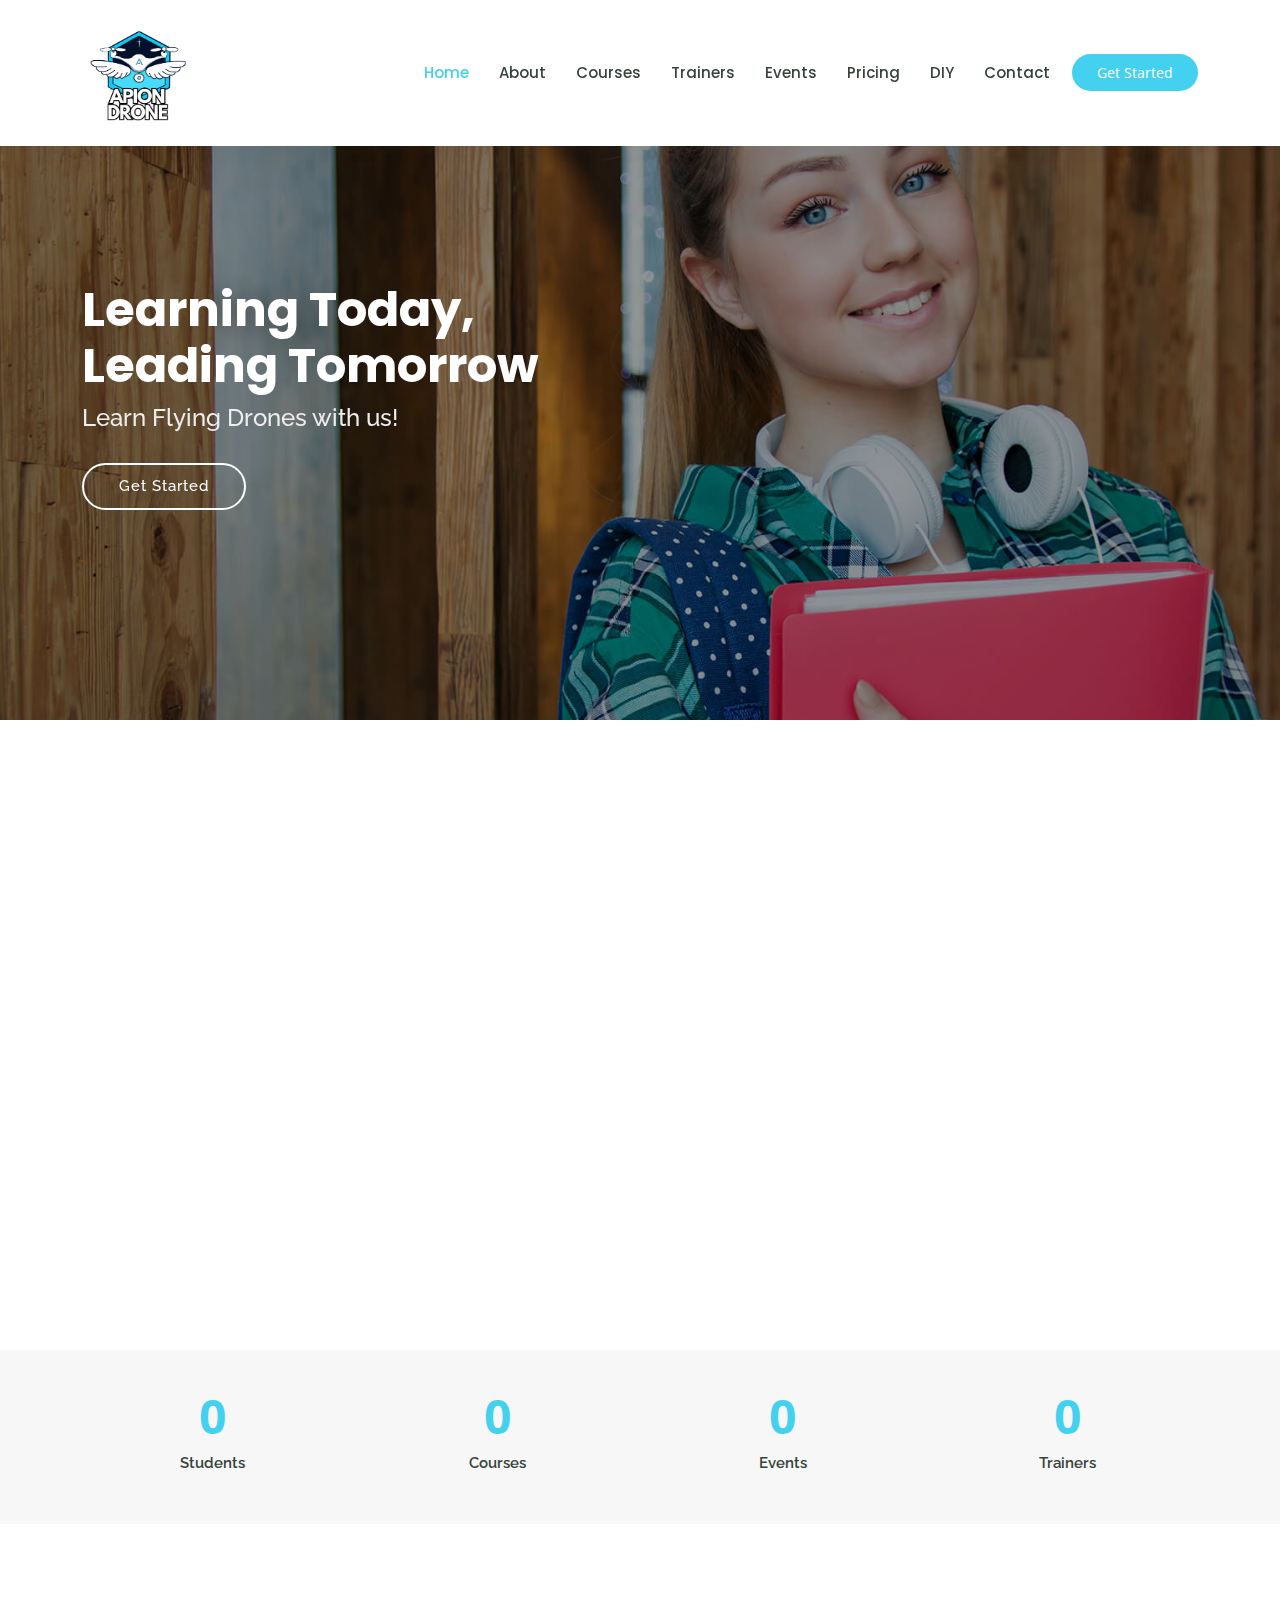
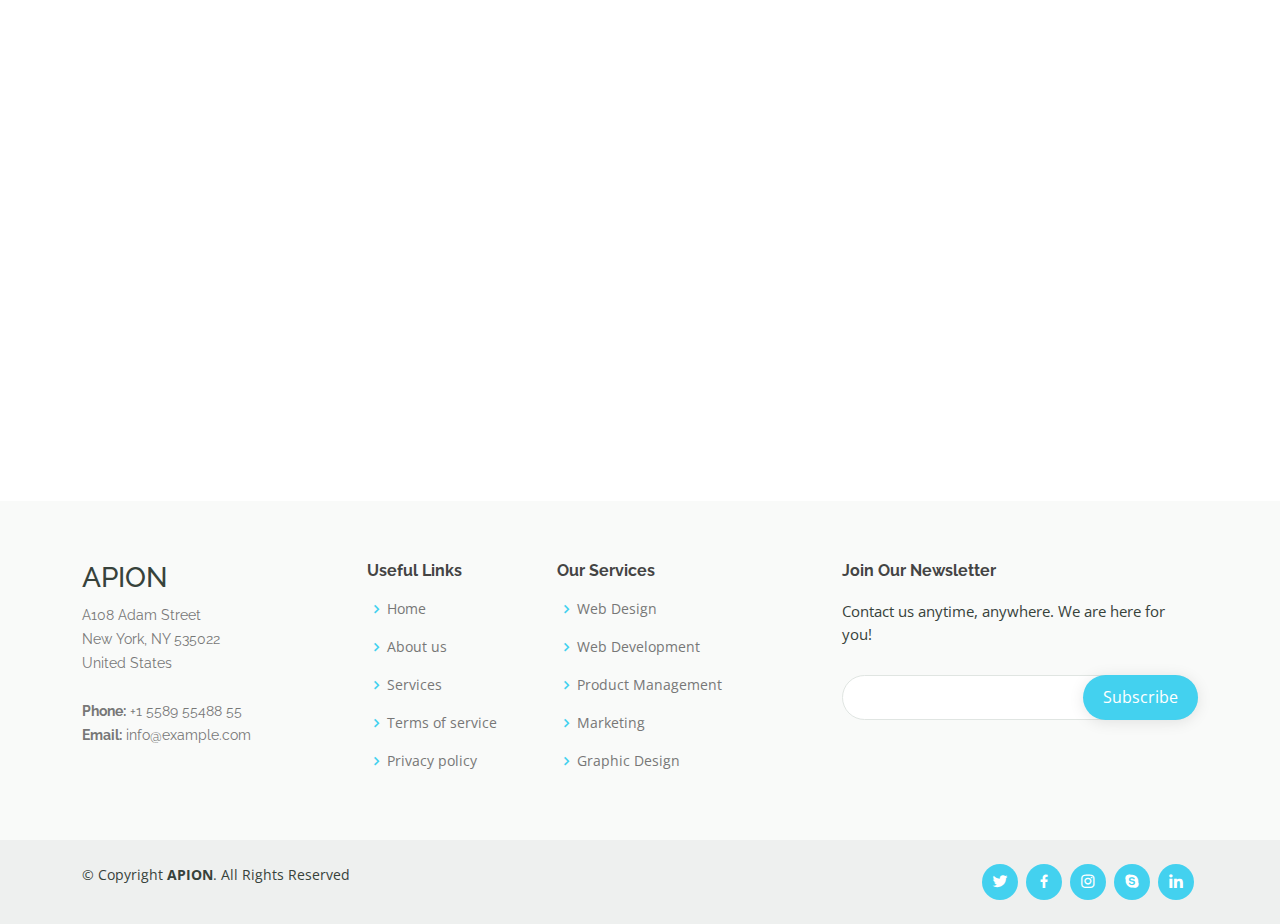
<file: index.html>
<!DOCTYPE html>
<html lang="en">

<head>
  <meta charset="utf-8">
  <meta content="width=device-width, initial-scale=1.0" name="viewport">

  <title>Mentor Bootstrap Template - Index</title>
  <meta content="" name="description">
  <meta content="" name="keywords">

  <!-- Favicons -->
  <link href="assets/img/favicon.png" rel="icon">
  <link href="assets/img/apple-touch-icon.png" rel="apple-touch-icon">

  <!-- Google Fonts -->
  <link href="https://fonts.googleapis.com/css?family=Open+Sans:300,300i,400,400i,600,600i,700,700i|Raleway:300,300i,400,400i,500,500i,600,600i,700,700i|Poppins:300,300i,400,400i,500,500i,600,600i,700,700i" rel="stylesheet">

  <!-- Vendor CSS Files -->
  <link href="assets/vendor/animate.css/animate.min.css" rel="stylesheet">
  <link href="assets/vendor/aos/aos.css" rel="stylesheet">
  <link href="assets/vendor/bootstrap/css/bootstrap.min.css" rel="stylesheet">
  <link href="assets/vendor/bootstrap-icons/bootstrap-icons.css" rel="stylesheet">
  <link href="assets/vendor/boxicons/css/boxicons.min.css" rel="stylesheet">
  <link href="assets/vendor/remixicon/remixicon.css" rel="stylesheet">
  <link href="assets/vendor/swiper/swiper-bundle.min.css" rel="stylesheet">

  <!-- Template Main CSS File -->
  <link href="assets/css/style.css" rel="stylesheet">

  <!-- =======================================================
  * Template Name: Mentor - v4.7.0
  * Template URL: https://bootstrapmade.com/mentor-free-education-bootstrap-theme/
  * Author: BootstrapMade.com
  * License: https://bootstrapmade.com/license/
  ======================================================== -->
</head>

<body>

  <!-- ======= Header ======= -->
  <header id="header" class="fixed-top">
    <div class="container d-flex align-items-center">

     <!-- <h1 class="logo me-auto"><a href="index.html">Mentor</a></h1>-->
      <img class="logo me-auto" style="width: 7rem;" src="./assets/img/drn.png" alt="drone">
      <!-- Uncomment below if you prefer to use an image logo -->
      <!-- <a href="index.html" class="logo me-auto"><img src="assets/img/logo.png" alt="" class="img-fluid"></a>-->

      <nav id="navbar" class="navbar order-last order-lg-0">
        <ul>
          <li><a class="active"href="index.html">Home</a></li>
          <li><a  href="about.html">About</a></li>
          <li><a href="courses.html">Courses</a></li>
          <li><a href="trainers.html">Trainers</a></li>
          <li><a href="events.html">Events</a></li>
          <li><a href="pricing.html">Pricing</a></li>
          <li><a href="diy.html">DIY</a></li>
          <li><a href="contact.html">Contact</a></li>
        </ul>
        <i class="bi bi-list mobile-nav-toggle"></i>
      </nav><!-- .navbar -->

      <a href="courses.html" class="get-started-btn">Get Started</a>

    </div>
  </header><!-- End Header -->

  <!-- ======= Hero Section ======= -->
  <section id="hero" class="d-flex justify-content-center align-items-center">
    <div class="container position-relative" data-aos="zoom-in" data-aos-delay="100">
      <h1>Learning Today,<br>Leading Tomorrow</h1>
      <h2>Learn Flying Drones with us!</h2>
      <a href="courses.html" class="btn-get-started">Get Started</a>
    </div>
  </section><!-- End Hero -->

  <main id="main">

    <!-- ======= About Section ======= -->
    <section id="about" class="about">
      <div class="container" data-aos="fade-up">

        <div class="row">
          <div class="col-lg-6 order-1 order-lg-2" data-aos="fade-left" data-aos-delay="100">
            <img src="assets/img/about.jpg" class="img-fluid" alt="">
          </div>
          <div class="col-lg-6 pt-4 pt-lg-0 order-2 order-lg-1 content">
            <h3>If you're considering your next career move or planning to advance, drone technology is the way to do it. </h3>
           <br>
            <p class="fst-italic">
              Drone technology can seem daunting to learn. However, with the right prerequisite skills, you can master this technology and pursue an exciting new career.
            </p>
            <br>
            <ul>
              <li><i class="bi bi-check-circle"></i>Drone technology offers a lot of opportunities, starting from commercial to entertainment sectors. </li>
              <li><i class="bi bi-check-circle"></i> Excellent Career Opportunities await you, including collaboration and mentorship from our esteemed faculty.</li>
              <li><i class="bi bi-check-circle"></i> Breakthrough in your Income Potential - research and delve into what is essential now. Become a Drone Engineer/Pilot with us!</li>
            </ul>
            <p>
              Breakthrough in Various Technological Industries awaits you here! Let's begin your journey at APION Drone Academy!
            </p>

          </div>
        </div>

      </div>
    </section><!-- End About Section -->

    <!-- ======= Counts Section ======= -->
    <section id="counts" class="counts section-bg">
      <div class="container">

        <div class="row counters">

          <div class="col-lg-3 col-6 text-center">
            <span data-purecounter-start="0" data-purecounter-end="1232" data-purecounter-duration="1" class="purecounter"></span>
            <p>Students</p>
          </div>

          <div class="col-lg-3 col-6 text-center">
            <span data-purecounter-start="0" data-purecounter-end="10" data-purecounter-duration="1" class="purecounter"></span>
            <p>Courses</p>
          </div>

          <div class="col-lg-3 col-6 text-center">
            <span data-purecounter-start="0" data-purecounter-end="42" data-purecounter-duration="1" class="purecounter"></span>
            <p>Events</p>
          </div>

          <div class="col-lg-3 col-6 text-center">
            <span data-purecounter-start="0" data-purecounter-end="15" data-purecounter-duration="1" class="purecounter"></span>
            <p>Trainers</p>
          </div>

        </div>

      </div>
    </section><!-- End Counts Section -->

    <!-- ======= Why Us Section ======= -->
    <section id="why-us" class="why-us">
      <div class="container" data-aos="fade-up">

        <div class="row">
          <div class="col-lg-4 d-flex align-items-stretch">
            <div class="content">
              <h3>Why Choose APION?</h3>
              <h4>
                We conduct the best courses, practical trainings and webinars with optimal price ratios
              </h4>
              <div class="text-center">
                <br>
                <br>

                <a href="about.html" class="more-btn">Learn More <i class="bx bx-chevron-right"></i></a>

              </div>
            </div>
          </div>
          <div class="col-lg-8 d-flex align-items-stretch" data-aos="zoom-in" data-aos-delay="100">
            <div class="icon-boxes d-flex flex-column justify-content-center">
              <div class="row">
                <div class="col-xl-4 d-flex align-items-stretch">
                  <div class="icon-box mt-4 mt-xl-0">
                    <i class="bx bx-receipt"></i>
                    <h4>The ability to network with like-minded professionals</h4>
                    <p>
                      The forums of our classes are a hub for professionals that are passionate about the topic of Drone Operations. 
                    </p>
                  </div>
                </div>
                <div class="col-xl-4 d-flex align-items-stretch">
                  <div class="icon-box mt-4 mt-xl-0">
                    <i class="bx bx-cube-alt"></i>
                    <h4>Legitimately being able to study at your own pace</h4>
                    <p>People are busy. Luckily, our company seems to know this. Our platform will ensure full convenience in your Piloting Journey!</p>
                  </div>
                </div>
                <div class="col-xl-4 d-flex align-items-stretch">
                  <div class="icon-box mt-4 mt-xl-0">
                    <i class="bx bx-images"></i>
                    <h4>Low Cost</h4>
                    <p>We have all the necessary courses and materials in the appropriate price categories for your promotion.</p>
                  </div>
                </div>
              </div>
            </div><!-- End .content-->
          </div>
        </div>

      </div>
    </section><!-- End Why Us Section -->

  </main><!-- End #main -->

  <!-- ======= Footer ======= -->
  <footer id="footer">

    <div class="footer-top">
      <div class="container">
        <div class="row">

          <div class="col-lg-3 col-md-6 footer-contact">
            <h3>APION</h3>
            <p>
              A108 Adam Street <br>
              New York, NY 535022<br>
              United States <br><br>
              <strong>Phone:</strong> +1 5589 55488 55<br>
              <strong>Email:</strong> info@example.com<br>
            </p>
          </div>

          <div class="col-lg-2 col-md-6 footer-links">
            <h4>Useful Links</h4>
            <ul>
              <li><i class="bx bx-chevron-right"></i> <a href="#">Home</a></li>
              <li><i class="bx bx-chevron-right"></i> <a href="#">About us</a></li>
              <li><i class="bx bx-chevron-right"></i> <a href="#">Services</a></li>
              <li><i class="bx bx-chevron-right"></i> <a href="#">Terms of service</a></li>
              <li><i class="bx bx-chevron-right"></i> <a href="#">Privacy policy</a></li>
            </ul>
          </div>

          <div class="col-lg-3 col-md-6 footer-links">
            <h4>Our Services</h4>
            <ul>
              <li><i class="bx bx-chevron-right"></i> <a href="#">Web Design</a></li>
              <li><i class="bx bx-chevron-right"></i> <a href="#">Web Development</a></li>
              <li><i class="bx bx-chevron-right"></i> <a href="#">Product Management</a></li>
              <li><i class="bx bx-chevron-right"></i> <a href="#">Marketing</a></li>
              <li><i class="bx bx-chevron-right"></i> <a href="#">Graphic Design</a></li>
            </ul>
          </div>

          <div class="col-lg-4 col-md-6 footer-newsletter">
            <h4>Join Our Newsletter</h4>
            <p>Contact us anytime, anywhere. We are here for you!</p>
            <form action="" method="post">
              <input type="email" name="email"><input type="submit" value="Subscribe">
            </form>
          </div>

        </div>
      </div>
    </div>

    <div class="container d-md-flex py-4">

      <div class="me-md-auto text-center text-md-start">
        <div class="copyright">
          &copy; Copyright <strong><span>APION</span></strong>. All Rights Reserved
        </div>
        <div class="credits">
          <!-- All the links in the footer should remain intact. -->
          <!-- You can delete the links only if you purchased the pro version. -->
          <!-- Licensing information: https://bootstrapmade.com/license/ -->
          <!-- Purchase the pro version with working PHP/AJAX contact form: https://bootstrapmade.com/mentor-free-education-bootstrap-theme/ -->

        </div>
      </div>
      <div class="social-links text-center text-md-right pt-3 pt-md-0">
        <a href="#" class="twitter"><i class="bx bxl-twitter"></i></a>
        <a href="#" class="facebook"><i class="bx bxl-facebook"></i></a>
        <a href="#" class="instagram"><i class="bx bxl-instagram"></i></a>
        <a href="#" class="google-plus"><i class="bx bxl-skype"></i></a>
        <a href="#" class="linkedin"><i class="bx bxl-linkedin"></i></a>
      </div>
    </div>
  </footer><!-- End Footer -->

  <div id="preloader"></div>
  <a href="#" class="back-to-top d-flex align-items-center justify-content-center"><i class="bi bi-arrow-up-short"></i></a>

  <!-- Vendor JS Files -->
  <script src="assets/vendor/purecounter/purecounter.js"></script>
  <script src="assets/vendor/aos/aos.js"></script>
  <script src="assets/vendor/swiper/swiper-bundle.min.js"></script>
  <script src="assets/vendor/php-email-form/validate.js"></script>

  <!-- Template Main JS File -->
  <script src="assets/js/main.js"></script>

</body>

</html>
</file>
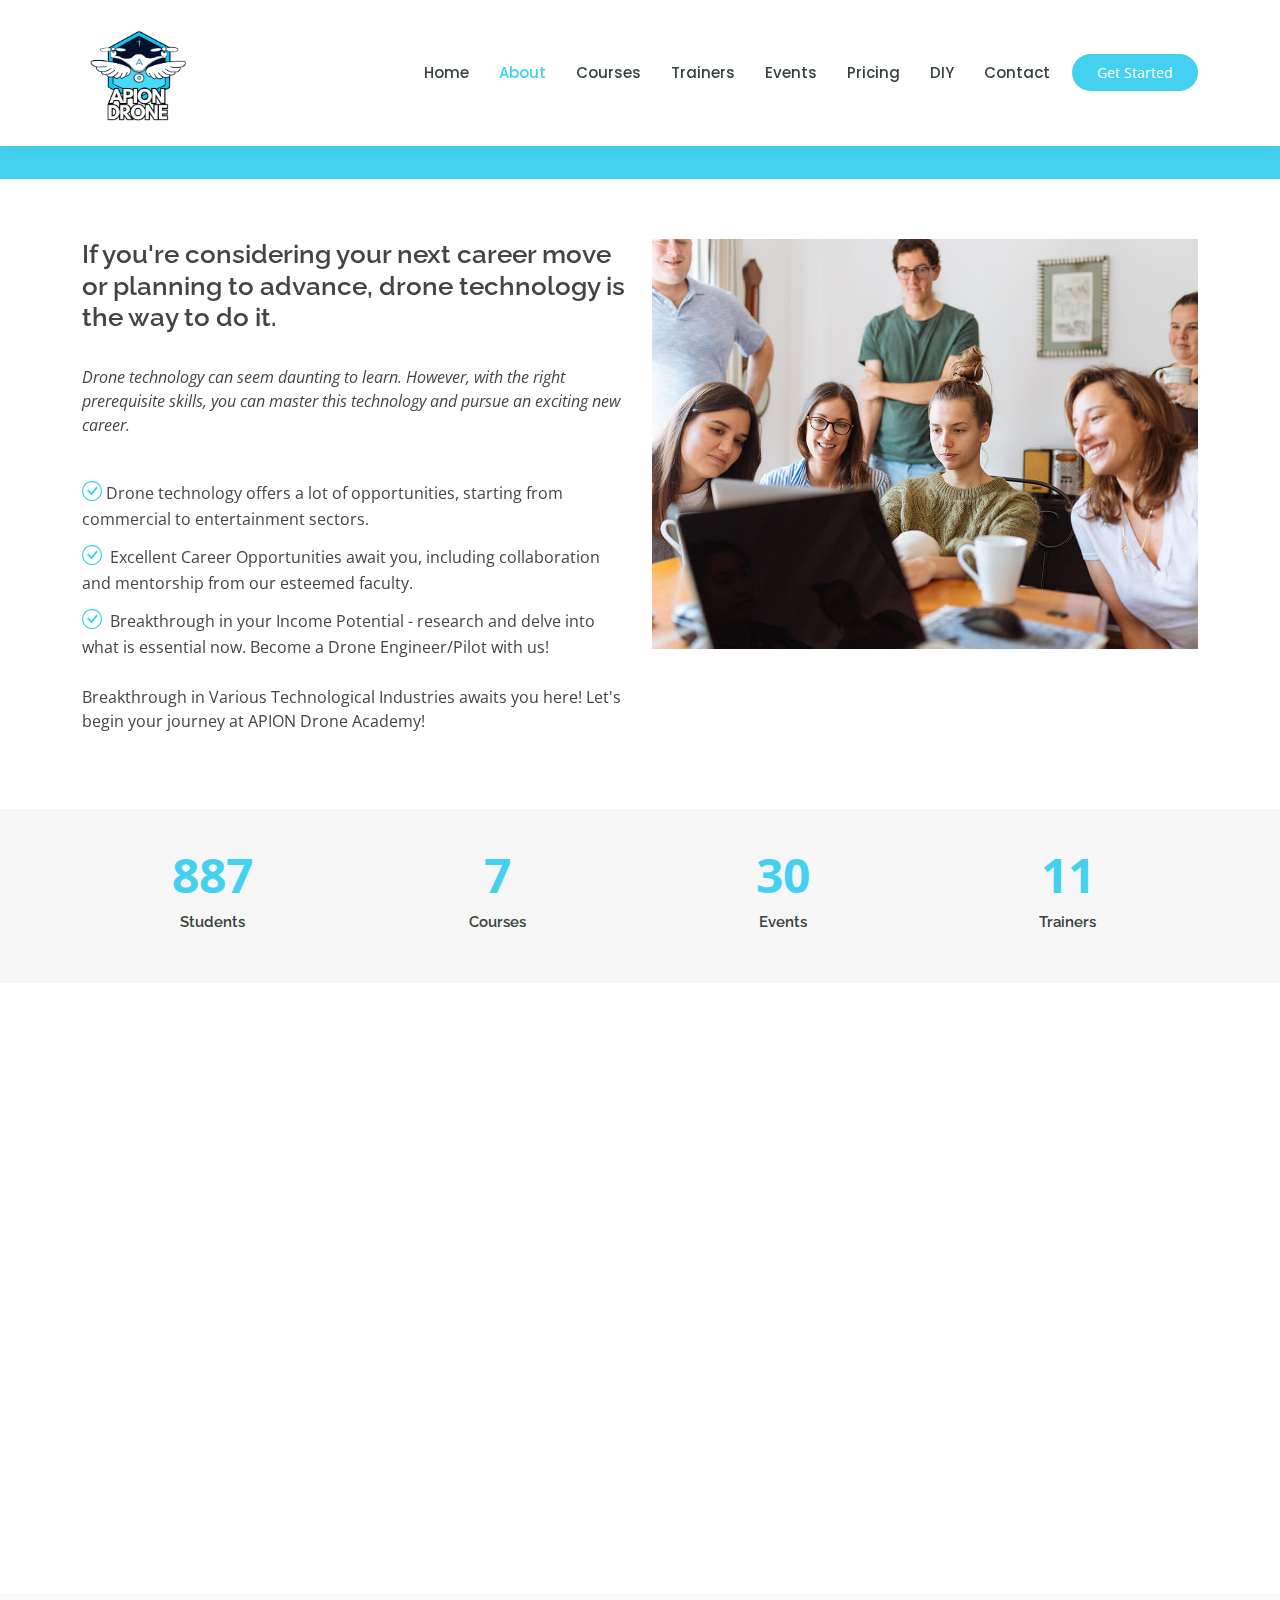
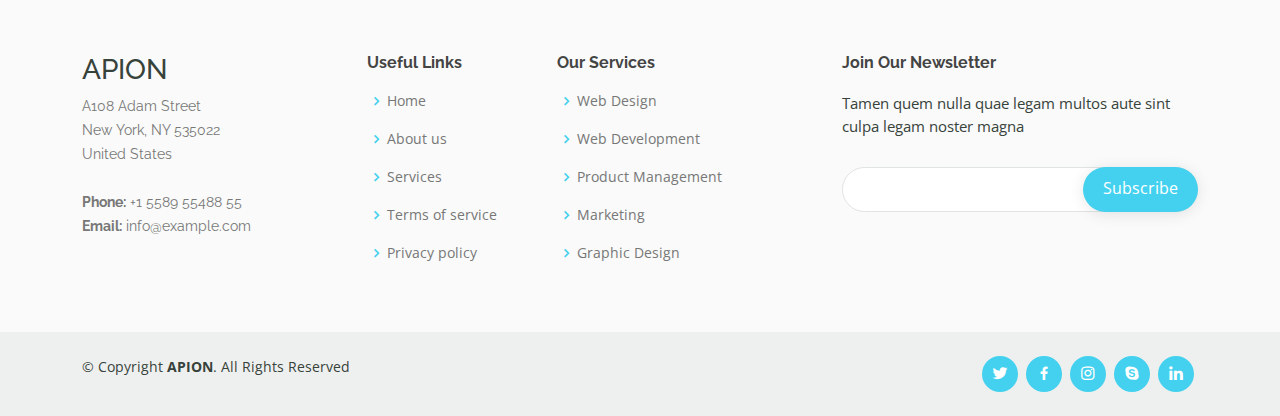
<file: about.html>
<!DOCTYPE html>
<html lang="en">

<head>
  <meta charset="utf-8">
  <meta content="width=device-width, initial-scale=1.0" name="viewport">

  <title>About - Mentor Bootstrap Template</title>
  <meta content="" name="description">
  <meta content="" name="keywords">

  <!-- Favicons -->
  <link href="assets/img/favicon.png" rel="icon">
  <link href="assets/img/apple-touch-icon.png" rel="apple-touch-icon">

  <!-- Google Fonts -->
  <link href="https://fonts.googleapis.com/css?family=Open+Sans:300,300i,400,400i,600,600i,700,700i|Raleway:300,300i,400,400i,500,500i,600,600i,700,700i|Poppins:300,300i,400,400i,500,500i,600,600i,700,700i" rel="stylesheet">

  <!-- Vendor CSS Files -->
  <link href="assets/vendor/animate.css/animate.min.css" rel="stylesheet">
  <link href="assets/vendor/aos/aos.css" rel="stylesheet">
  <link href="assets/vendor/bootstrap/css/bootstrap.min.css" rel="stylesheet">
  <link href="assets/vendor/bootstrap-icons/bootstrap-icons.css" rel="stylesheet">
  <link href="assets/vendor/boxicons/css/boxicons.min.css" rel="stylesheet">
  <link href="assets/vendor/remixicon/remixicon.css" rel="stylesheet">
  <link href="assets/vendor/swiper/swiper-bundle.min.css" rel="stylesheet">

  <!-- Template Main CSS File -->
  <link href="assets/css/style.css" rel="stylesheet">

  <!-- =======================================================
  * Template Name: Mentor - v4.7.0
  * Template URL: https://bootstrapmade.com/mentor-free-education-bootstrap-theme/
  * Author: BootstrapMade.com
  * License: https://bootstrapmade.com/license/
  ======================================================== -->
</head>

<body>

  <!-- ======= Header ======= -->
  <header id="header" class="fixed-top">
    <div class="container d-flex align-items-center">

     <!-- <h1 class="logo me-auto"><a href="index.html">Mentor</a></h1>-->
      <img class="logo me-auto" style="width: 7rem;" src="./assets/img/drn.png" alt="drone">
      <!-- Uncomment below if you prefer to use an image logo -->
      <!-- <a href="index.html" class="logo me-auto"><img src="assets/img/logo.png" alt="" class="img-fluid"></a>-->

      <nav id="navbar" class="navbar order-last order-lg-0">
        <ul>
          <li><a href="index.html">Home</a></li>
          <li><a class="active" href="about.html">About</a></li>
          <li><a href="courses.html">Courses</a></li>
          <li><a href="trainers.html">Trainers</a></li>
          <li><a href="events.html">Events</a></li>
          <li><a href="pricing.html">Pricing</a></li>
          <li><a href="diy.html">DIY</a></li>
          <li><a href="contact.html">Contact</a></li>
        </ul>
        <i class="bi bi-list mobile-nav-toggle"></i>
      </nav><!-- .navbar -->

      <a href="courses.html" class="get-started-btn">Get Started</a>

    </div>
  </header><!-- End Header -->

  <main id="main">
    <!-- ======= Breadcrumbs ======= -->
    <div class="breadcrumbs" data-aos="fade-in">
      <div class="container">
        <h2>About Us</h2>
      </div>
    </div><!-- End Breadcrumbs -->

    <!-- ======= About Section ======= -->
    <section id="about" class="about">
      <div class="container" data-aos="fade-up">

        <div class="row">
          <div class="col-lg-6 order-1 order-lg-2" data-aos="fade-left" data-aos-delay="100">
            <img src="assets/img/about.jpg" class="img-fluid" alt="">
          </div>
          <div class="col-lg-6 pt-4 pt-lg-0 order-2 order-lg-1 content">
            <h3>If you're considering your next career move or planning to advance, drone technology is the way to do it. </h3>
           <br>
            <p class="fst-italic">
              Drone technology can seem daunting to learn. However, with the right prerequisite skills, you can master this technology and pursue an exciting new career.
            </p>
            <br>
            <ul>
              <li><i class="bi bi-check-circle"></i>Drone technology offers a lot of opportunities, starting from commercial to entertainment sectors. </li>
              <li><i class="bi bi-check-circle"></i> Excellent Career Opportunities await you, including collaboration and mentorship from our esteemed faculty.</li>
              <li><i class="bi bi-check-circle"></i> Breakthrough in your Income Potential - research and delve into what is essential now. Become a Drone Engineer/Pilot with us!</li>
            </ul>
            <p>
              Breakthrough in Various Technological Industries awaits you here! Let's begin your journey at APION Drone Academy!
            </p>

          </div>
        </div>

      </div>
    </section><!-- End About Section -->

    <!-- ======= Counts Section ======= -->
    <section id="counts" class="counts section-bg">
      <div class="container">

        <div class="row counters">

          <div class="col-lg-3 col-6 text-center">
            <span data-purecounter-start="0" data-purecounter-end="1232" data-purecounter-duration="1" class="purecounter"></span>
            <p>Students</p>
          </div>

          <div class="col-lg-3 col-6 text-center">
            <span data-purecounter-start="0" data-purecounter-end="10" data-purecounter-duration="1" class="purecounter"></span>
            <p>Courses</p>
          </div>

          <div class="col-lg-3 col-6 text-center">
            <span data-purecounter-start="0" data-purecounter-end="42" data-purecounter-duration="1" class="purecounter"></span>
            <p>Events</p>
          </div>

          <div class="col-lg-3 col-6 text-center">
            <span data-purecounter-start="0" data-purecounter-end="15" data-purecounter-duration="1" class="purecounter"></span>
            <p>Trainers</p>
          </div>

        </div>

      </div>
    </section><!-- End Counts Section -->

    <!-- ======= Testimonials Section ======= -->
    <section id="testimonials" class="testimonials">
      <div class="container" data-aos="fade-up">

        <div class="section-title">
          <h2>Testimonials</h2>
          <p>What are they saying</p>
        </div>

        <div class="testimonials-slider swiper" data-aos="fade-up" data-aos-delay="100">
          <div class="swiper-wrapper">

            <div class="swiper-slide">
              <div class="testimonial-wrap">
                <div class="testimonial-item">
                  <img src="assets/img/testimonials/testimonials-1.jpg" class="testimonial-img" alt="">
                  <h3>Saul Goodman</h3>
                  <h4>Ceo &amp; Founder</h4>
                  <p>
                    <i class="bx bxs-quote-alt-left quote-icon-left"></i>
                    “APION had a great variety of options for learning. I was a bit worried about cost, but it wasn’t a problem at all. I love using APION paltform when I’m joining their webinars!.”
                    <i class="bx bxs-quote-alt-right quote-icon-right"></i>
                  </p>
                </div>
              </div>
            </div><!-- End testimonial item -->

            <div class="swiper-slide">
              <div class="testimonial-wrap">
                <div class="testimonial-item">
                  <img src="assets/img/testimonials/testimonials-2.jpg" class="testimonial-img" alt="">
                  <h3>Sara Wilsson</h3>
                  <h4>Designer</h4>
                  <p>
                    <i class="bx bxs-quote-alt-left quote-icon-left"></i>
                    “APION was great! The team helped me to understand drone operation basics. I had a problem with space orientation, but they took care of it right away.”
                    <i class="bx bxs-quote-alt-right quote-icon-right"></i>
                  </p>
                </div>
              </div>
            </div><!-- End testimonial item -->

            <div class="swiper-slide">
              <div class="testimonial-wrap">
                <div class="testimonial-item">
                  <img src="assets/img/testimonials/testimonials-3.jpg" class="testimonial-img" alt="">
                  <h3>Jena Karlis</h3>
                  <h4>Store Owner</h4>
                  <p>
                    <i class="bx bxs-quote-alt-left quote-icon-left"></i>
                    When we discovered APION, they were immediately contacted with us and friendly checcked our issues. We saw significant improvements right away and, after joining APION, we have seen measurable benefit from learning.”
                    <i class="bx bxs-quote-alt-right quote-icon-right"></i>
                  </p>
                </div>
              </div>
            </div><!-- End testimonial item -->

          </div>
          <div class="swiper-pagination"></div>
        </div>

      </div>
    </section><!-- End Testimonials Section -->

  </main><!-- End #main -->

  <!-- ======= Footer ======= -->
  <footer id="footer">

    <div class="footer-top">
      <div class="container">
        <div class="row">

          <div class="col-lg-3 col-md-6 footer-contact">
            <h3>APION</h3>
            <p>
              A108 Adam Street <br>
              New York, NY 535022<br>
              United States <br><br>
              <strong>Phone:</strong> +1 5589 55488 55<br>
              <strong>Email:</strong> info@example.com<br>
            </p>
          </div>

          <div class="col-lg-2 col-md-6 footer-links">
            <h4>Useful Links</h4>
            <ul>
              <li><i class="bx bx-chevron-right"></i> <a href="#">Home</a></li>
              <li><i class="bx bx-chevron-right"></i> <a href="#">About us</a></li>
              <li><i class="bx bx-chevron-right"></i> <a href="#">Services</a></li>
              <li><i class="bx bx-chevron-right"></i> <a href="#">Terms of service</a></li>
              <li><i class="bx bx-chevron-right"></i> <a href="#">Privacy policy</a></li>
            </ul>
          </div>

          <div class="col-lg-3 col-md-6 footer-links">
            <h4>Our Services</h4>
            <ul>
              <li><i class="bx bx-chevron-right"></i> <a href="#">Web Design</a></li>
              <li><i class="bx bx-chevron-right"></i> <a href="#">Web Development</a></li>
              <li><i class="bx bx-chevron-right"></i> <a href="#">Product Management</a></li>
              <li><i class="bx bx-chevron-right"></i> <a href="#">Marketing</a></li>
              <li><i class="bx bx-chevron-right"></i> <a href="#">Graphic Design</a></li>
            </ul>
          </div>

          <div class="col-lg-4 col-md-6 footer-newsletter">
            <h4>Join Our Newsletter</h4>
            <p>Tamen quem nulla quae legam multos aute sint culpa legam noster magna</p>
            <form action="" method="post">
              <input type="email" name="email"><input type="submit" value="Subscribe">
            </form>
          </div>

        </div>
      </div>
    </div>

    <div class="container d-md-flex py-4">

      <div class="me-md-auto text-center text-md-start">
        <div class="copyright">
          &copy; Copyright <strong><span>APION</span></strong>. All Rights Reserved
        </div>
        <div class="credits">
          <!-- All the links in the footer should remain intact. -->
          <!-- You can delete the links only if you purchased the pro version. -->
          <!-- Licensing information: https://bootstrapmade.com/license/ -->
          <!-- Purchase the pro version with working PHP/AJAX contact form: https://bootstrapmade.com/mentor-free-education-bootstrap-theme/ -->

        </div>
      </div>
      <div class="social-links text-center text-md-right pt-3 pt-md-0">
        <a href="#" class="twitter"><i class="bx bxl-twitter"></i></a>
        <a href="#" class="facebook"><i class="bx bxl-facebook"></i></a>
        <a href="#" class="instagram"><i class="bx bxl-instagram"></i></a>
        <a href="#" class="google-plus"><i class="bx bxl-skype"></i></a>
        <a href="#" class="linkedin"><i class="bx bxl-linkedin"></i></a>
      </div>
    </div>
  </footer><!-- End Footer -->

  <div id="preloader"></div>
  <a href="#" class="back-to-top d-flex align-items-center justify-content-center"><i class="bi bi-arrow-up-short"></i></a>

  <!-- Vendor JS Files -->
  <script src="assets/vendor/purecounter/purecounter.js"></script>
  <script src="assets/vendor/aos/aos.js"></script>
  <script src="assets/vendor/bootstrap/js/bootstrap.bundle.min.js"></script>
  <script src="assets/vendor/swiper/swiper-bundle.min.js"></script>
  <script src="assets/vendor/php-email-form/validate.js"></script>

  <!-- Template Main JS File -->
  <script src="assets/js/main.js"></script>

</body>

</html>
</file>
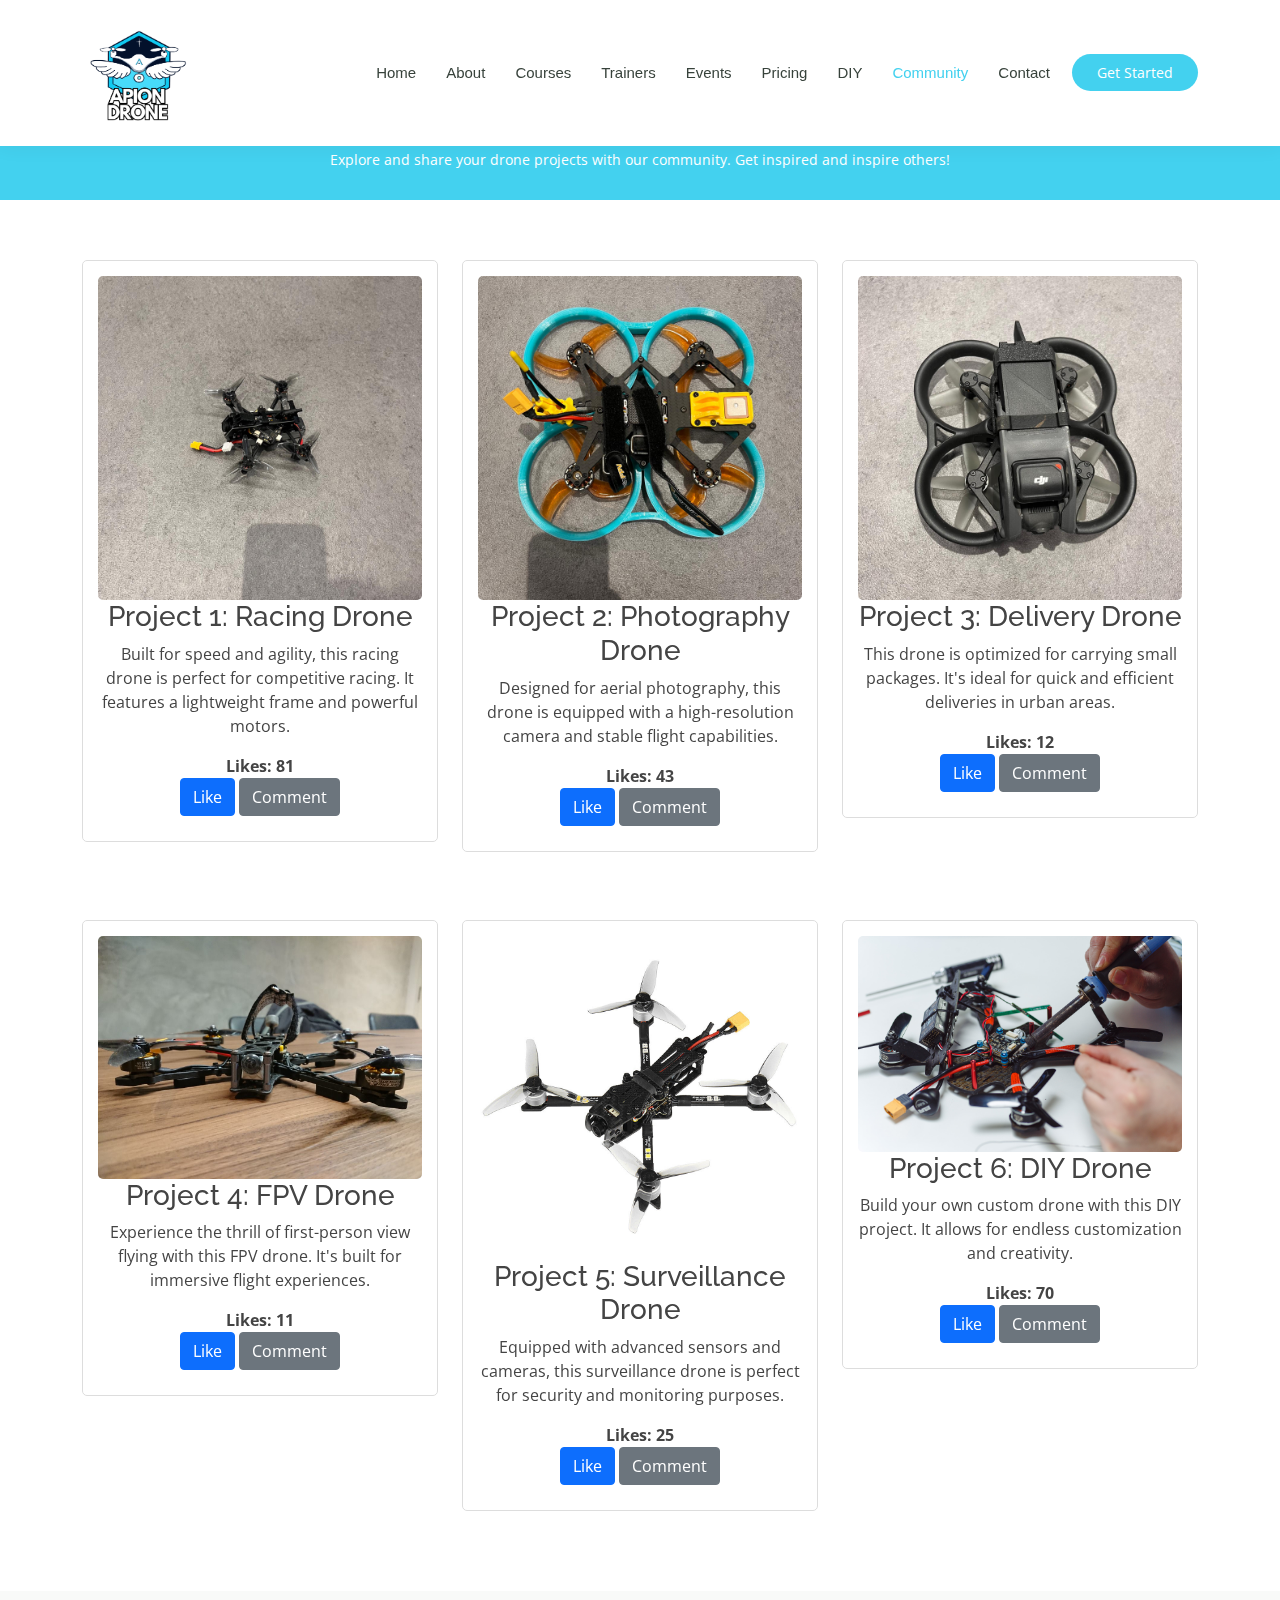
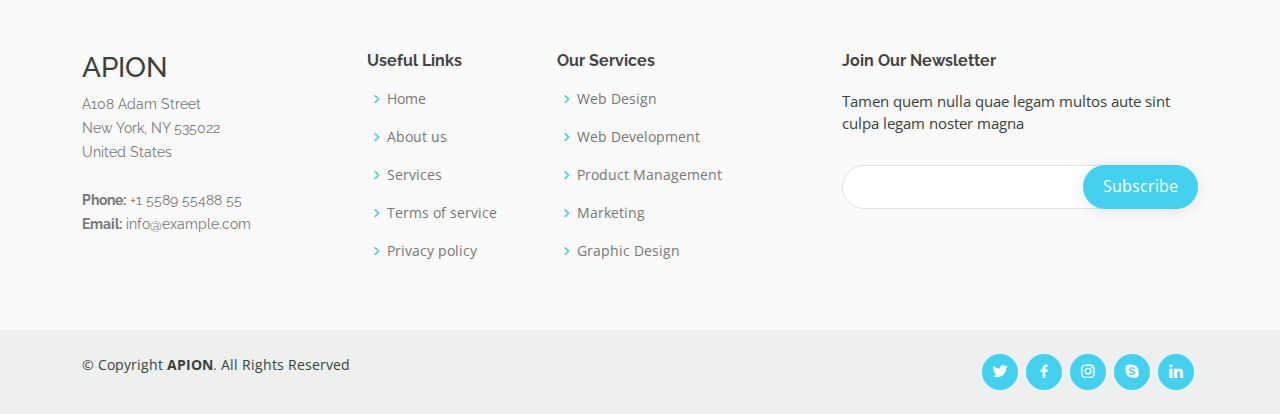
<file: community.html>
<!DOCTYPE html>
<html lang="en">

<head>
  <meta charset="utf-8">
  <meta content="width=device-width, initial-scale=1.0" name="viewport">

  <title>Community - Mentor Bootstrap Template</title>
  <meta content="" name="description">
  <meta content="" name="keywords">

  <!-- Favicons -->
  <link href="assets/img/favicon.png" rel="icon">
  <link href="assets/img/apple-touch-icon.png" rel="apple-touch-icon">

  <!-- Google Fonts -->
  <link href="https://fonts.googleapis.com/css?family=Open+Sans:300,300i,400,400i,600,600i,700,700i|Raleway:300,300i,400,400i,500,500i,600,600i,700,700i" rel="stylesheet">

  <!-- Vendor CSS Files -->
  <link href="assets/vendor/animate.css/animate.min.css" rel="stylesheet">
  <link href="assets/vendor/aos/aos.css" rel="stylesheet">
  <link href="assets/vendor/bootstrap/css/bootstrap.min.css" rel="stylesheet">
  <link href="assets/vendor/bootstrap-icons/bootstrap-icons.css" rel="stylesheet">
  <link href="assets/vendor/boxicons/css/boxicons.min.css" rel="stylesheet">
  <link href="assets/vendor/remixicon/remixicon.css" rel="stylesheet">
  <link href="assets/vendor/swiper/swiper-bundle.min.css" rel="stylesheet">

  <!-- Template Main CSS File -->
  <link href="assets/css/style.css" rel="stylesheet">

</head>

<body>

<!-- ======= Header ======= -->
<header id="header" class="fixed-top">
  <div class="container d-flex align-items-center">
    <img class="logo me-auto" style="width: 7rem;" src="./assets/img/drn.png" alt="drone">

    <nav id="navbar" class="navbar order-last order-lg-0">
      <ul>
        <li><a href="index.html">Home</a></li>
        <li><a href="about.html">About</a></li>
        <li><a href="courses.html">Courses</a></li>
        <li><a href="trainers.html">Trainers</a></li>
        <li><a href="events.html">Events</a></li>
        <li><a href="pricing.html">Pricing</a></li>
        <li><a href="diy.html">DIY</a></li>
        <li><a class="active" href="community.html">Community</a></li>
        <li><a href="contact.html">Contact</a></li>
      </ul>
      <i class="bi bi-list mobile-nav-toggle"></i>
    </nav><!-- .navbar -->

    <a href="courses.html" class="get-started-btn">Get Started</a>
  </div>
</header><!-- End Header -->

<main id="main">
  <div class="breadcrumbs" data-aos="fade-in">
    <div class="container">
      <h2>Community</h2>
      <p>Explore and share your drone projects with our community. Get inspired and inspire others!</p>
    </div>
  </div><!-- End Breadcrumbs -->

  <section id="community" class="community">
    <div class="container" data-aos="fade-up">

      <div class="row">
        <div class="col-lg-4 col-md-6">
          <div class="community-item">
            <img src="assets/img/10.jpg" class="img-fluid" alt="">
            <h3>Project 1: Racing Drone</h3>
            <p>Built for speed and agility, this racing drone is perfect for competitive racing. It features a lightweight frame and powerful motors.</p>
            <div class="likes-container">Likes: <span id="likes1">81</span></div>
            <button class="btn btn-primary" onclick="likeProject(1)">Like</button>
            <button class="btn btn-secondary" onclick="commentProject(1)">Comment</button>
            <div id="comments1" class="comments-section"></div>
          </div>
        </div>

        <div class="col-lg-4 col-md-6 mt-4 mt-md-0">
          <div class="community-item">
            <img src="assets/img/9.jpg" class="img-fluid" alt="">
            <h3>Project 2: Photography Drone</h3>
            <p>Designed for aerial photography, this drone is equipped with a high-resolution camera and stable flight capabilities.</p>
            <div class="likes-container">Likes: <span id="likes2">43</span></div>
            <button class="btn btn-primary" onclick="likeProject(2)">Like</button>
            <button class="btn btn-secondary" onclick="commentProject(2)">Comment</button>
            <div id="comments2" class="comments-section"></div>
          </div>
        </div>

        <div class="col-lg-4 col-md-6 mt-4 mt-lg-0">
          <div class="community-item">
            <img src="assets/img/8.jpg" class="img-fluid" alt="">
            <h3>Project 3: Delivery Drone</h3>
            <p>This drone is optimized for carrying small packages. It's ideal for quick and efficient deliveries in urban areas.</p>
            <div class="likes-container">Likes: <span id="likes3">12</span></div>
            <button class="btn btn-primary" onclick="likeProject(3)">Like</button>
            <button class="btn btn-secondary" onclick="commentProject(3)">Comment</button>
            <div id="comments3" class="comments-section"></div>
          </div>
        </div>
      </div>

      <div class="row mt-5">
        <div class="col-lg-4 col-md-6">
          <div class="community-item">
            <img src="assets/img/11.jpg" class="img-fluid" alt="">
            <h3>Project 4: FPV Drone</h3>
            <p>Experience the thrill of first-person view flying with this FPV drone. It's built for immersive flight experiences.</p>
            <div class="likes-container">Likes: <span id="likes4">11</span></div>
            <button class="btn btn-primary" onclick="likeProject(4)">Like</button>
            <button class="btn btn-secondary" onclick="commentProject(4)">Comment</button>
            <div id="comments4" class="comments-section"></div>
          </div>
        </div>

        <div class="col-lg-4 col-md-6 mt-4 mt-md-0">
          <div class="community-item">
            <img src="assets/img/12.jpg" class="img-fluid" alt="">
            <h3>Project 5: Surveillance Drone</h3>
            <p>Equipped with advanced sensors and cameras, this surveillance drone is perfect for security and monitoring purposes.</p>
            <div class="likes-container">Likes: <span id="likes5">25</span></div>
            <button class="btn btn-primary" onclick="likeProject(5)">Like</button>
            <button class="btn btn-secondary" onclick="commentProject(5)">Comment</button>
            <div id="comments5" class="comments-section"></div>
          </div>
        </div>

        <div class="col-lg-4 col-md-6 mt-4 mt-lg-0">
          <div class="community-item">
            <img src="assets/img/13.jpg" class="img-fluid" alt="">
            <h3>Project 6: DIY Drone</h3>
            <p>Build your own custom drone with this DIY project. It allows for endless customization and creativity.</p>
            <div class="likes-container">Likes: <span id="likes6">70</span></div>
            <button class="btn btn-primary" onclick="likeProject(6)">Like</button>
            <button class="btn btn-secondary" onclick="commentProject(6)">Comment</button>
            <div id="comments6" class="comments-section"></div>
          </div>
        </div>
      </div>

    </div>
  </section><!-- End Community Section -->

</main><!-- End #main -->

<!-- ======= Footer ======= -->
<footer id="footer">
  <div class="footer-top">
    <div class="container">
      <div class="row">

        <div class="col-lg-3 col-md-6 footer-contact">
          <h3>APION</h3>
          <p>
            A108 Adam Street <br>
            New York, NY 535022<br>
            United States <br><br>
            <strong>Phone:</strong> +1 5589 55488 55<br>
            <strong>Email:</strong> info@example.com<br>
          </p>
        </div>

        <div class="col-lg-2 col-md-6 footer-links">
          <h4>Useful Links</h4>
          <ul>
            <li><i class="bx bx-chevron-right"></i> <a href="#">Home</a></li>
            <li><i class="bx bx-chevron-right"></i> <a href="#">About us</a></li>
            <li><i class="bx bx-chevron-right"></i> <a href="#">Services</a></li>
            <li><i class="bx bx-chevron-right"></i> <a href="#">Terms of service</a></li>
            <li><i class="bx bx-chevron-right"></i> <a href="#">Privacy policy</a></li>
          </ul>
        </div>

        <div class="col-lg-3 col-md-6 footer-links">
          <h4>Our Services</h4>
          <ul>
            <li><i class="bx bx-chevron-right"></i> <a href="#">Web Design</a></li>
            <li><i class="bx bx-chevron-right"></i> <a href="#">Web Development</a></li>
            <li><i class="bx bx-chevron-right"></i> <a href="#">Product Management</a></li>
            <li><i class="bx bx-chevron-right"></i> <a href="#">Marketing</a></li>
            <li><i class="bx bx-chevron-right"></i> <a href="#">Graphic Design</a></li>
          </ul>
        </div>

        <div class="col-lg-4 col-md-6 footer-newsletter">
          <h4>Join Our Newsletter</h4>
          <p>Tamen quem nulla quae legam multos aute sint culpa legam noster magna</p>
          <form action="" method="post">
            <input type="email" name="email"><input type="submit" value="Subscribe">
          </form>
        </div>

      </div>
    </div>
  </div>

  <div class="container d-md-flex py-4">

    <div class="me-md-auto text-center text-md-start">
      <div class="copyright">
        &copy; Copyright <strong><span>APION</span></strong>. All Rights Reserved
      </div>
      <div class="credits">
      </div>
    </div>
    <div class="social-links text-center text-md-right pt-3 pt-md-0">
      <a href="#" class="twitter"><i class="bx bxl-twitter"></i></a>
      <a href="#" class="facebook"><i class="bx bxl-facebook"></i></a>
      <a href="#" class="instagram"><i class="bx bxl-instagram"></i></a>
      <a href="#" class="google-plus"><i class="bx bxl-skype"></i></a>
      <a href="#" class="linkedin"><i class="bx bxl-linkedin"></i></a>
    </div>
  </div>
</footer><!-- End Footer -->

<div id="preloader"></div>
<a href="#" class="back-to-top d-flex align-items-center justify-content-center"><i class="bi bi-arrow-up-short"></i></a>

<!-- Vendor JS Files -->
<script src="assets/vendor/purecounter/purecounter.js"></script>
<script src="assets/vendor/aos/aos.js"></script>
<script src="assets/vendor/bootstrap/js/bootstrap.bundle.min.js"></script>
<script src="assets/vendor/swiper/swiper-bundle.min.js"></script>
<script src="assets/vendor/php-email-form/validate.js"></script>

<!-- Template Main JS File -->
<script src="assets/js/main.js"></script>

<script>
  const likes = [81, 43, 12, 11, 25, 70]; // Initial like counts

  function likeProject(index) {
    likes[index - 1]++;
    document.getElementById('likes' + index).textContent = likes[index - 1];
  }

  function commentProject(index) {
    const comment = prompt('Enter your comment:');
    if (comment) {
      const commentsSection = document.getElementById('comments' + index);
      const commentDiv = document.createElement('div');
      commentDiv.textContent = comment;
      commentsSection.appendChild(commentDiv);
    }
  }
</script>

<style>
  .community-item {
    border: 1px solid #ddd;
    padding: 15px;
    margin-bottom: 20px;
    border-radius: 5px;
    text-align: center;
  }

  .community-item img {
    border-radius: 5px;
  }

  .likes-container {
    margin-top: 10px;
    font-weight: bold;
  }

  .comments-section {
    margin-top: 10px;
    text-align: left;
  }

  .comments-section div {
    background-color: #f9f9f9;
    border: 1px solid #ddd;
    border-radius: 5px;
    padding: 10px;
    margin-top: 5px;
  }
</style>

</body>

</html>
</file>
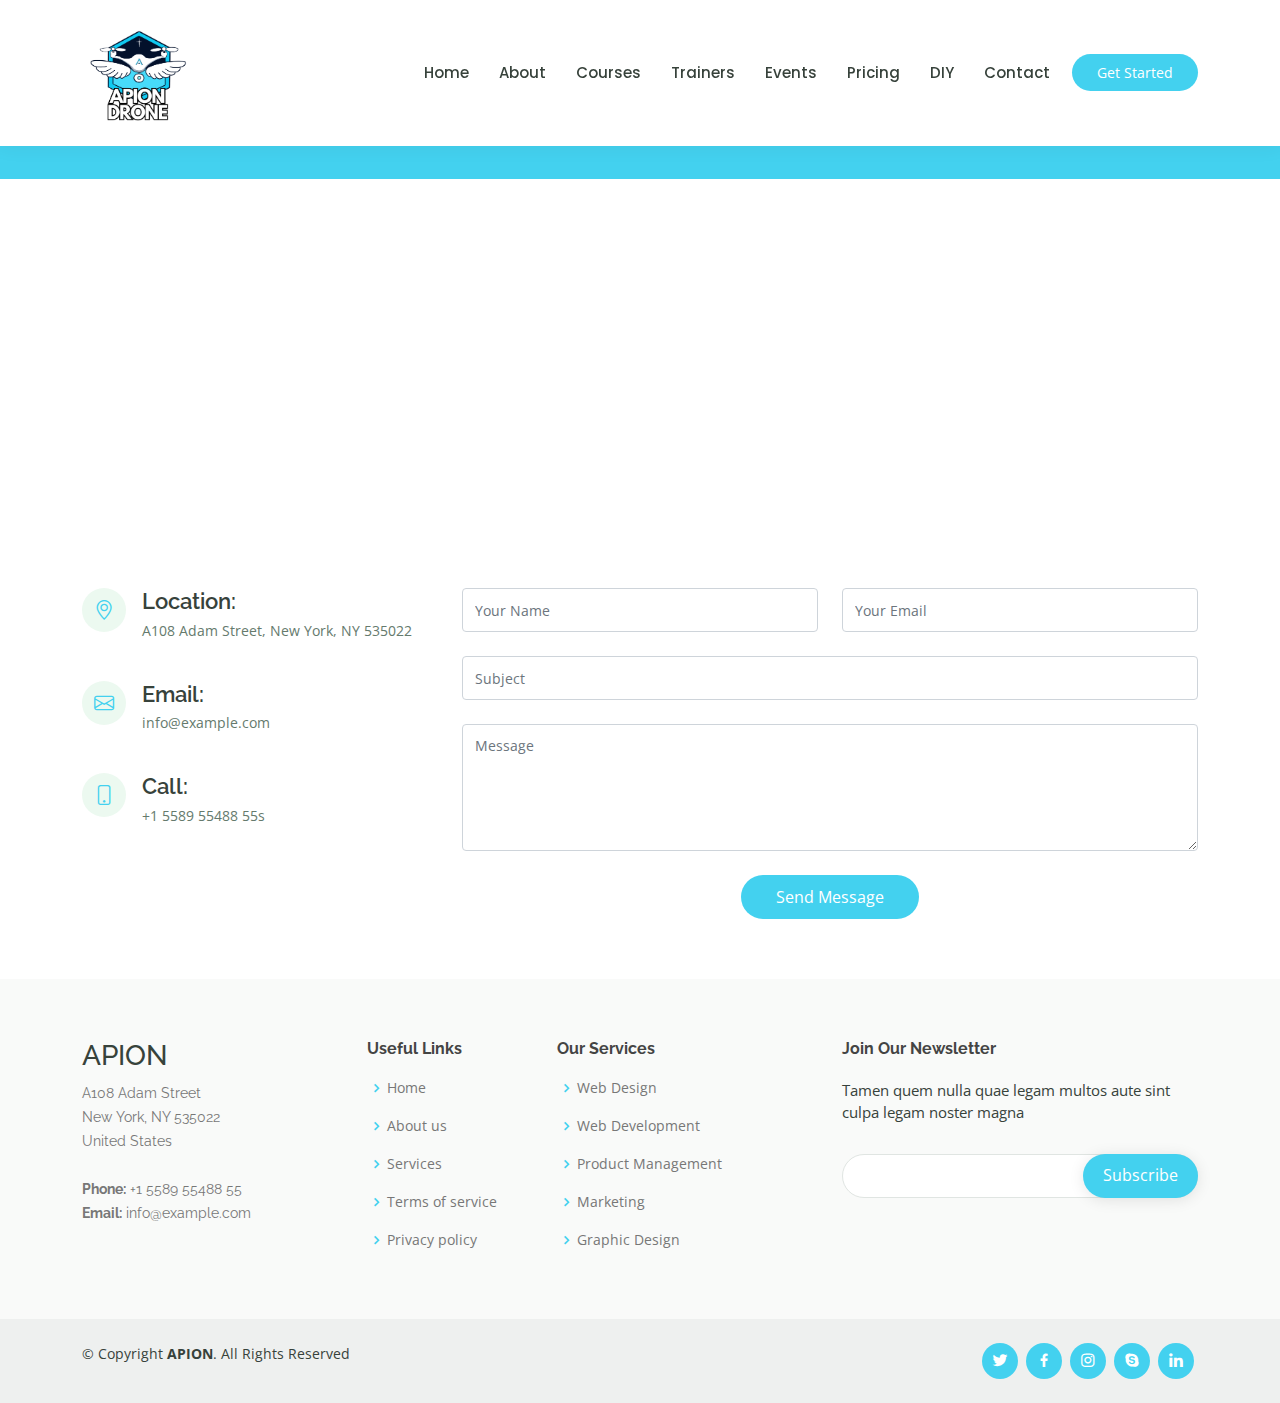
<file: contact.html>
<!DOCTYPE html>
<html lang="en">

<head>
  <meta charset="utf-8">
  <meta content="width=device-width, initial-scale=1.0" name="viewport">

  <title>Contact - Mentor Bootstrap Template</title>
  <meta content="" name="description">
  <meta content="" name="keywords">

  <!-- Favicons -->
  <link href="assets/img/favicon.png" rel="icon">
  <link href="assets/img/apple-touch-icon.png" rel="apple-touch-icon">

  <!-- Google Fonts -->
  <link href="https://fonts.googleapis.com/css?family=Open+Sans:300,300i,400,400i,600,600i,700,700i|Raleway:300,300i,400,400i,500,500i,600,600i,700,700i|Poppins:300,300i,400,400i,500,500i,600,600i,700,700i" rel="stylesheet">

  <!-- Vendor CSS Files -->
  <link href="assets/vendor/animate.css/animate.min.css" rel="stylesheet">
  <link href="assets/vendor/aos/aos.css" rel="stylesheet">
  <link href="assets/vendor/bootstrap/css/bootstrap.min.css" rel="stylesheet">
  <link href="assets/vendor/bootstrap-icons/bootstrap-icons.css" rel="stylesheet">
  <link href="assets/vendor/boxicons/css/boxicons.min.css" rel="stylesheet">
  <link href="assets/vendor/remixicon/remixicon.css" rel="stylesheet">
  <link href="assets/vendor/swiper/swiper-bundle.min.css" rel="stylesheet">

  <!-- Template Main CSS File -->
  <link href="assets/css/style.css" rel="stylesheet">

  <!-- =======================================================
  * Template Name: Mentor - v4.7.0
  * Template URL: https://bootstrapmade.com/mentor-free-education-bootstrap-theme/
  * Author: BootstrapMade.com
  * License: https://bootstrapmade.com/license/
  ======================================================== -->
</head>

<body>

<!-- ======= Header ======= -->
<header id="header" class="fixed-top">
  <div class="container d-flex align-items-center">

   <!-- <h1 class="logo me-auto"><a href="index.html">Mentor</a></h1>-->
    <img class="logo me-auto" style="width: 7rem;" src="./assets/img/drn.png" alt="drone">
    <!-- Uncomment below if you prefer to use an image logo -->
    <!-- <a href="index.html" class="logo me-auto"><img src="assets/img/logo.png" alt="" class="img-fluid"></a>-->

    <nav id="navbar" class="navbar order-last order-lg-0">
      <ul>
        <li><a href="index.html">Home</a></li>
        <li><a href="about.html">About</a></li>
        <li><a  href="courses.html">Courses</a></li>
        <li><a  href="trainers.html">Trainers</a></li>
        <li><a  href="events.html">Events</a></li>
        <li><a  href="pricing.html">Pricing</a></li>
        <li><a href="diy.html">DIY</a></li>
        <li><a href="contact.html">Contact</a></li>
      </ul>
      <i class="bi bi-list mobile-nav-toggle"></i>
    </nav><!-- .navbar -->

    <a href="courses.html" class="get-started-btn">Get Started</a>

  </div>
</header><!-- End Header -->

  <main id="main">

    <!-- ======= Breadcrumbs ======= -->
    <div class="breadcrumbs" data-aos="fade-in">
      <div class="container">
        <h2>Contact Us</h2>
      </div>
    </div><!-- End Breadcrumbs -->

    <!-- ======= Contact Section ======= -->
    <section id="contact" class="contact">
      <div data-aos="fade-up">
        <iframe style="border:0; width: 100%; height: 350px;" src="https://www.google.com/maps/embed?pb=!1m14!1m8!1m3!1d12097.433213460943!2d-74.0062269!3d40.7101282!3m2!1i1024!2i768!4f13.1!3m3!1m2!1s0x0%3A0xb89d1fe6bc499443!2sDowntown+Conference+Center!5e0!3m2!1smk!2sbg!4v1539943755621" frameborder="0" allowfullscreen></iframe>
      </div>

      <div class="container" data-aos="fade-up">

        <div class="row mt-5">

          <div class="col-lg-4">
            <div class="info">
              <div class="address">
                <i class="bi bi-geo-alt"></i>
                <h4>Location:</h4>
                <p>A108 Adam Street, New York, NY 535022</p>
              </div>

              <div class="email">
                <i class="bi bi-envelope"></i>
                <h4>Email:</h4>
                <p>info@example.com</p>
              </div>

              <div class="phone">
                <i class="bi bi-phone"></i>
                <h4>Call:</h4>
                <p>+1 5589 55488 55s</p>
              </div>

            </div>

          </div>

          <div class="col-lg-8 mt-5 mt-lg-0">

            <form action="forms/contact.php" method="post" role="form" class="php-email-form">
              <div class="row">
                <div class="col-md-6 form-group">
                  <input type="text" name="name" class="form-control" id="name" placeholder="Your Name" required>
                </div>
                <div class="col-md-6 form-group mt-3 mt-md-0">
                  <input type="email" class="form-control" name="email" id="email" placeholder="Your Email" required>
                </div>
              </div>
              <div class="form-group mt-3">
                <input type="text" class="form-control" name="subject" id="subject" placeholder="Subject" required>
              </div>
              <div class="form-group mt-3">
                <textarea class="form-control" name="message" rows="5" placeholder="Message" required></textarea>
              </div>
              <div class="my-3">
                <div class="loading">Loading</div>
                <div class="error-message"></div>
                <div class="sent-message">Your message has been sent. Thank you!</div>
              </div>
              <div class="text-center"><button type="submit">Send Message</button></div>
            </form>

          </div>

        </div>

      </div>
    </section><!-- End Contact Section -->

  </main><!-- End #main -->

  <!-- ======= Footer ======= -->
  <footer id="footer">

    <div class="footer-top">
      <div class="container">
        <div class="row">

          <div class="col-lg-3 col-md-6 footer-contact">
            <h3>APION</h3>
            <p>
              A108 Adam Street <br>
              New York, NY 535022<br>
              United States <br><br>
              <strong>Phone:</strong> +1 5589 55488 55<br>
              <strong>Email:</strong> info@example.com<br>
            </p>
          </div>

          <div class="col-lg-2 col-md-6 footer-links">
            <h4>Useful Links</h4>
            <ul>
              <li><i class="bx bx-chevron-right"></i> <a href="#">Home</a></li>
              <li><i class="bx bx-chevron-right"></i> <a href="#">About us</a></li>
              <li><i class="bx bx-chevron-right"></i> <a href="#">Services</a></li>
              <li><i class="bx bx-chevron-right"></i> <a href="#">Terms of service</a></li>
              <li><i class="bx bx-chevron-right"></i> <a href="#">Privacy policy</a></li>
            </ul>
          </div>

          <div class="col-lg-3 col-md-6 footer-links">
            <h4>Our Services</h4>
            <ul>
              <li><i class="bx bx-chevron-right"></i> <a href="#">Web Design</a></li>
              <li><i class="bx bx-chevron-right"></i> <a href="#">Web Development</a></li>
              <li><i class="bx bx-chevron-right"></i> <a href="#">Product Management</a></li>
              <li><i class="bx bx-chevron-right"></i> <a href="#">Marketing</a></li>
              <li><i class="bx bx-chevron-right"></i> <a href="#">Graphic Design</a></li>
            </ul>
          </div>

          <div class="col-lg-4 col-md-6 footer-newsletter">
            <h4>Join Our Newsletter</h4>
            <p>Tamen quem nulla quae legam multos aute sint culpa legam noster magna</p>
            <form action="" method="post">
              <input type="email" name="email"><input type="submit" value="Subscribe">
            </form>
          </div>

        </div>
      </div>
    </div>

    <div class="container d-md-flex py-4">

      <div class="me-md-auto text-center text-md-start">
        <div class="copyright">
          &copy; Copyright <strong><span>APION</span></strong>. All Rights Reserved
        </div>
        <div class="credits">
          <!-- All the links in the footer should remain intact. -->
          <!-- You can delete the links only if you purchased the pro version. -->
          <!-- Licensing information: https://bootstrapmade.com/license/ -->
          <!-- Purchase the pro version with working PHP/AJAX contact form: https://bootstrapmade.com/mentor-free-education-bootstrap-theme/ -->

        </div>
      </div>
      <div class="social-links text-center text-md-right pt-3 pt-md-0">
        <a href="#" class="twitter"><i class="bx bxl-twitter"></i></a>
        <a href="#" class="facebook"><i class="bx bxl-facebook"></i></a>
        <a href="#" class="instagram"><i class="bx bxl-instagram"></i></a>
        <a href="#" class="google-plus"><i class="bx bxl-skype"></i></a>
        <a href="#" class="linkedin"><i class="bx bxl-linkedin"></i></a>
      </div>
    </div>
  </footer><!-- End Footer -->

  <div id="preloader"></div>
  <a href="#" class="back-to-top d-flex align-items-center justify-content-center"><i class="bi bi-arrow-up-short"></i></a>

  <!-- Vendor JS Files -->
  <script src="assets/vendor/purecounter/purecounter.js"></script>
  <script src="assets/vendor/aos/aos.js"></script>
  <script src="assets/vendor/bootstrap/js/bootstrap.bundle.min.js"></script>
  <script src="assets/vendor/swiper/swiper-bundle.min.js"></script>
  <script src="assets/vendor/php-email-form/validate.js"></script>

  <!-- Template Main JS File -->
  <script src="assets/js/main.js"></script>

</body>

</html>
</file>
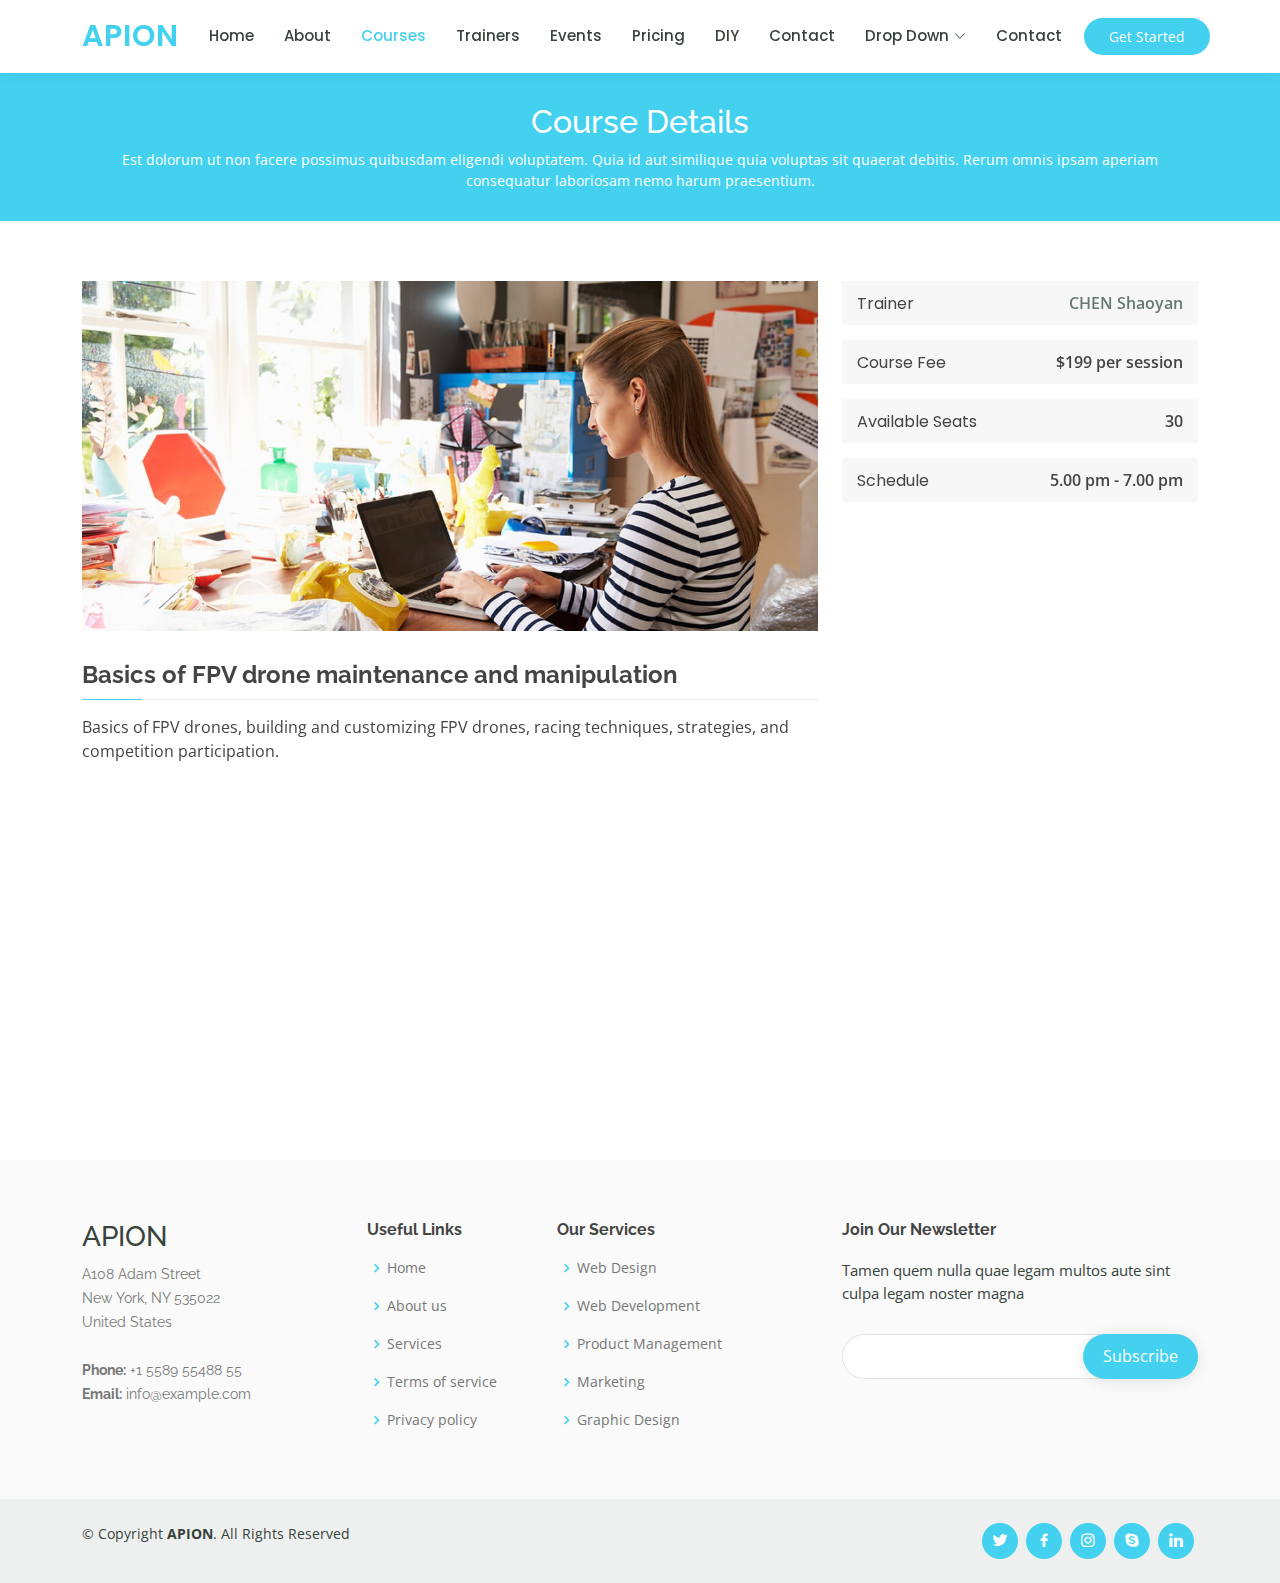
<file: course-details.html>
<!DOCTYPE html>
<html lang="en">

<head>
  <meta charset="utf-8">
  <meta content="width=device-width, initial-scale=1.0" name="viewport">

  <title>Course Details - Mentor Bootstrap Template</title>
  <meta content="" name="description">
  <meta content="" name="keywords">

  <!-- Favicons -->
  <link href="assets/img/favicon.png" rel="icon">
  <link href="assets/img/apple-touch-icon.png" rel="apple-touch-icon">

  <!-- Google Fonts -->
  <link href="https://fonts.googleapis.com/css?family=Open+Sans:300,300i,400,400i,600,600i,700,700i|Raleway:300,300i,400,400i,500,500i,600,600i,700,700i|Poppins:300,300i,400,400i,500,500i,600,600i,700,700i" rel="stylesheet">

  <!-- Vendor CSS Files -->
  <link href="assets/vendor/animate.css/animate.min.css" rel="stylesheet">
  <link href="assets/vendor/aos/aos.css" rel="stylesheet">
  <link href="assets/vendor/bootstrap/css/bootstrap.min.css" rel="stylesheet">
  <link href="assets/vendor/bootstrap-icons/bootstrap-icons.css" rel="stylesheet">
  <link href="assets/vendor/boxicons/css/boxicons.min.css" rel="stylesheet">
  <link href="assets/vendor/remixicon/remixicon.css" rel="stylesheet">
  <link href="assets/vendor/swiper/swiper-bundle.min.css" rel="stylesheet">

  <!-- Template Main CSS File -->
  <link href="assets/css/style.css" rel="stylesheet">

  <!-- =======================================================
  * Template Name: Mentor - v4.7.0
  * Template URL: https://bootstrapmade.com/mentor-free-education-bootstrap-theme/
  * Author: BootstrapMade.com
  * License: https://bootstrapmade.com/license/
  ======================================================== -->
</head>

<body>

  <!-- ======= Header ======= -->
  <header id="header" class="fixed-top">
    <div class="container d-flex align-items-center">

      <h1 class="logo me-auto"><a href="index.html">APION</a></h1>
      <!-- Uncomment below if you prefer to use an image logo -->
      <!-- <a href="index.html" class="logo me-auto"><img src="assets/img/logo.png" alt="" class="img-fluid"></a>-->

      <nav id="navbar" class="navbar order-last order-lg-0">
        <ul>
          <li><a href="index.html">Home</a></li>
          <li><a href="about.html">About</a></li>
          <li><a class="active" href="courses.html">Courses</a></li>
          <li><a href="trainers.html">Trainers</a></li>
          <li><a href="events.html">Events</a></li>
          <li><a href="pricing.html">Pricing</a></li>
          <li><a href="diy.html">DIY</a></li>
          <li><a href="contact.html">Contact</a></li>

          <li class="dropdown"><a href="#"><span>Drop Down</span> <i class="bi bi-chevron-down"></i></a>
            <ul>
              <li><a href="#">Drop Down 1</a></li>
              <li class="dropdown"><a href="#"><span>Deep Drop Down</span> <i class="bi bi-chevron-right"></i></a>
                <ul>
                  <li><a href="#">Deep Drop Down 1</a></li>
                  <li><a href="#">Deep Drop Down 2</a></li>
                  <li><a href="#">Deep Drop Down 3</a></li>
                  <li><a href="#">Deep Drop Down 4</a></li>
                  <li><a href="#">Deep Drop Down 5</a></li>
                </ul>
              </li>
              <li><a href="#">Drop Down 2</a></li>
              <li><a href="#">Drop Down 3</a></li>
              <li><a href="#">Drop Down 4</a></li>
            </ul>
          </li>
          <li><a href="contact.html">Contact</a></li>
        </ul>
        <i class="bi bi-list mobile-nav-toggle"></i>
      </nav><!-- .navbar -->

      <a href="courses.html" class="get-started-btn">Get Started</a>

    </div>
  </header><!-- End Header -->

  <main id="main">

    <!-- ======= Breadcrumbs ======= -->
    <div class="breadcrumbs" data-aos="fade-in">
      <div class="container">
        <h2>Course Details</h2>
        <p>Est dolorum ut non facere possimus quibusdam eligendi voluptatem. Quia id aut similique quia voluptas sit quaerat debitis. Rerum omnis ipsam aperiam consequatur laboriosam nemo harum praesentium. </p>
      </div>
    </div><!-- End Breadcrumbs -->

    <!-- ======= Cource Details Section ======= -->
    <section id="course-details" class="course-details">
      <div class="container" data-aos="fade-up">

        <div class="row">
          <div class="col-lg-8">
            <img src="assets/img/course-details.jpg" class="img-fluid" alt="">
            <h3>Basics of FPV drone maintenance and manipulation</h3>
            <p>
              Basics of FPV drones, building and customizing FPV drones, racing techniques, strategies, and competition participation.
            </p>
          </div>
          <div class="col-lg-4">

            <div class="course-info d-flex justify-content-between align-items-center">
              <h5>Trainer</h5>
              <p><a href="#">CHEN Shaoyan</a></p>
            </div>

            <div class="course-info d-flex justify-content-between align-items-center">
              <h5>Course Fee</h5>
              <p>$199 per session</p>
            </div>

            <div class="course-info d-flex justify-content-between align-items-center">
              <h5>Available Seats</h5>
              <p>30</p>
            </div>

            <div class="course-info d-flex justify-content-between align-items-center">
              <h5>Schedule</h5>
              <p>5.00 pm - 7.00 pm</p>
            </div>

          </div>
        </div>

      </div>
    </section><!-- End Cource Details Section -->

    <!-- ======= Cource Details Tabs Section ======= -->
    <section id="cource-details-tabs" class="cource-details-tabs">
      <div class="container" data-aos="fade-up">

        <div class="row">
          <div class="col-lg-3">
            <ul class="nav nav-tabs flex-column">
              <li class="nav-item">
                <a class="nav-link active show" data-bs-toggle="tab" href="#tab-1">Modi sit est</a>
              </li>
              <li class="nav-item">
                <a class="nav-link" data-bs-toggle="tab" href="#tab-2">Unde praesentium sed</a>
              </li>
              <li class="nav-item">
                <a class="nav-link" data-bs-toggle="tab" href="#tab-3">Pariatur explicabo vel</a>
              </li>
              <li class="nav-item">
                <a class="nav-link" data-bs-toggle="tab" href="#tab-4">Nostrum qui quasi</a>
              </li>
              <li class="nav-item">
                <a class="nav-link" data-bs-toggle="tab" href="#tab-5">Iusto ut expedita aut</a>
              </li>
            </ul>
          </div>
          <div class="col-lg-9 mt-4 mt-lg-0">
            <div class="tab-content">
              <div class="tab-pane active show" id="tab-1">
                <div class="row">
                  <div class="col-lg-8 details order-2 order-lg-1">
                    <h3>Architecto ut aperiam autem id</h3>
                    <p class="fst-italic">Qui laudantium consequatur laborum sit qui ad sapiente dila parde sonata raqer a videna mareta paulona marka</p>
                    <p>Et nobis maiores eius. Voluptatibus ut enim blanditiis atque harum sint. Laborum eos ipsum ipsa odit magni. Incidunt hic ut molestiae aut qui. Est repellat minima eveniet eius et quis magni nihil. Consequatur dolorem quaerat quos qui similique accusamus nostrum rem vero</p>
                  </div>
                  <div class="col-lg-4 text-center order-1 order-lg-2">
                    <img src="assets/img/course-details-tab-1.png" alt="" class="img-fluid">
                  </div>
                </div>
              </div>
              <div class="tab-pane" id="tab-2">
                <div class="row">
                  <div class="col-lg-8 details order-2 order-lg-1">
                    <h3>Et blanditiis nemo veritatis excepturi</h3>
                    <p class="fst-italic">Qui laudantium consequatur laborum sit qui ad sapiente dila parde sonata raqer a videna mareta paulona marka</p>
                    <p>Ea ipsum voluptatem consequatur quis est. Illum error ullam omnis quia et reiciendis sunt sunt est. Non aliquid repellendus itaque accusamus eius et velit ipsa voluptates. Optio nesciunt eaque beatae accusamus lerode pakto madirna desera vafle de nideran pal</p>
                  </div>
                  <div class="col-lg-4 text-center order-1 order-lg-2">
                    <img src="assets/img/course-details-tab-2.png" alt="" class="img-fluid">
                  </div>
                </div>
              </div>
              <div class="tab-pane" id="tab-3">
                <div class="row">
                  <div class="col-lg-8 details order-2 order-lg-1">
                    <h3>Impedit facilis occaecati odio neque aperiam sit</h3>
                    <p class="fst-italic">Eos voluptatibus quo. Odio similique illum id quidem non enim fuga. Qui natus non sunt dicta dolor et. In asperiores velit quaerat perferendis aut</p>
                    <p>Iure officiis odit rerum. Harum sequi eum illum corrupti culpa veritatis quisquam. Neque necessitatibus illo rerum eum ut. Commodi ipsam minima molestiae sed laboriosam a iste odio. Earum odit nesciunt fugiat sit ullam. Soluta et harum voluptatem optio quae</p>
                  </div>
                  <div class="col-lg-4 text-center order-1 order-lg-2">
                    <img src="assets/img/course-details-tab-3.png" alt="" class="img-fluid">
                  </div>
                </div>
              </div>
              <div class="tab-pane" id="tab-4">
                <div class="row">
                  <div class="col-lg-8 details order-2 order-lg-1">
                    <h3>Fuga dolores inventore laboriosam ut est accusamus laboriosam dolore</h3>
                    <p class="fst-italic">Totam aperiam accusamus. Repellat consequuntur iure voluptas iure porro quis delectus</p>
                    <p>Eaque consequuntur consequuntur libero expedita in voluptas. Nostrum ipsam necessitatibus aliquam fugiat debitis quis velit. Eum ex maxime error in consequatur corporis atque. Eligendi asperiores sed qui veritatis aperiam quia a laborum inventore</p>
                  </div>
                  <div class="col-lg-4 text-center order-1 order-lg-2">
                    <img src="assets/img/course-details-tab-4.png" alt="" class="img-fluid">
                  </div>
                </div>
              </div>
              <div class="tab-pane" id="tab-5">
                <div class="row">
                  <div class="col-lg-8 details order-2 order-lg-1">
                    <h3>Est eveniet ipsam sindera pad rone matrelat sando reda</h3>
                    <p class="fst-italic">Omnis blanditiis saepe eos autem qui sunt debitis porro quia.</p>
                    <p>Exercitationem nostrum omnis. Ut reiciendis repudiandae minus. Omnis recusandae ut non quam ut quod eius qui. Ipsum quia odit vero atque qui quibusdam amet. Occaecati sed est sint aut vitae molestiae voluptate vel</p>
                  </div>
                  <div class="col-lg-4 text-center order-1 order-lg-2">
                    <img src="assets/img/course-details-tab-5.png" alt="" class="img-fluid">
                  </div>
                </div>
              </div>
            </div>
          </div>
        </div>

      </div>
    </section><!-- End Cource Details Tabs Section -->

  </main><!-- End #main -->

  <!-- ======= Footer ======= -->
  <footer id="footer">

    <div class="footer-top">
      <div class="container">
        <div class="row">

          <div class="col-lg-3 col-md-6 footer-contact">
            <h3>APION</h3>
            <p>
              A108 Adam Street <br>
              New York, NY 535022<br>
              United States <br><br>
              <strong>Phone:</strong> +1 5589 55488 55<br>
              <strong>Email:</strong> info@example.com<br>
            </p>
          </div>

          <div class="col-lg-2 col-md-6 footer-links">
            <h4>Useful Links</h4>
            <ul>
              <li><i class="bx bx-chevron-right"></i> <a href="#">Home</a></li>
              <li><i class="bx bx-chevron-right"></i> <a href="#">About us</a></li>
              <li><i class="bx bx-chevron-right"></i> <a href="#">Services</a></li>
              <li><i class="bx bx-chevron-right"></i> <a href="#">Terms of service</a></li>
              <li><i class="bx bx-chevron-right"></i> <a href="#">Privacy policy</a></li>
            </ul>
          </div>

          <div class="col-lg-3 col-md-6 footer-links">
            <h4>Our Services</h4>
            <ul>
              <li><i class="bx bx-chevron-right"></i> <a href="#">Web Design</a></li>
              <li><i class="bx bx-chevron-right"></i> <a href="#">Web Development</a></li>
              <li><i class="bx bx-chevron-right"></i> <a href="#">Product Management</a></li>
              <li><i class="bx bx-chevron-right"></i> <a href="#">Marketing</a></li>
              <li><i class="bx bx-chevron-right"></i> <a href="#">Graphic Design</a></li>
            </ul>
          </div>

          <div class="col-lg-4 col-md-6 footer-newsletter">
            <h4>Join Our Newsletter</h4>
            <p>Tamen quem nulla quae legam multos aute sint culpa legam noster magna</p>
            <form action="" method="post">
              <input type="email" name="email"><input type="submit" value="Subscribe">
            </form>
          </div>

        </div>
      </div>
    </div>

    <div class="container d-md-flex py-4">

      <div class="me-md-auto text-center text-md-start">
        <div class="copyright">
          &copy; Copyright <strong><span>APION</span></strong>. All Rights Reserved
        </div>
        <div class="credits">
          <!-- All the links in the footer should remain intact. -->
          <!-- You can delete the links only if you purchased the pro version. -->
          <!-- Licensing information: https://bootstrapmade.com/license/ -->
          <!-- Purchase the pro version with working PHP/AJAX contact form: https://bootstrapmade.com/mentor-free-education-bootstrap-theme/ -->

        </div>
      </div>
      <div class="social-links text-center text-md-right pt-3 pt-md-0">
        <a href="#" class="twitter"><i class="bx bxl-twitter"></i></a>
        <a href="#" class="facebook"><i class="bx bxl-facebook"></i></a>
        <a href="#" class="instagram"><i class="bx bxl-instagram"></i></a>
        <a href="#" class="google-plus"><i class="bx bxl-skype"></i></a>
        <a href="#" class="linkedin"><i class="bx bxl-linkedin"></i></a>
      </div>
    </div>
  </footer><!-- End Footer -->

  <div id="preloader"></div>
  <a href="#" class="back-to-top d-flex align-items-center justify-content-center"><i class="bi bi-arrow-up-short"></i></a>

  <!-- Vendor JS Files -->
  <script src="assets/vendor/purecounter/purecounter.js"></script>
  <script src="assets/vendor/aos/aos.js"></script>
  <script src="assets/vendor/bootstrap/js/bootstrap.bundle.min.js"></script>
  <script src="assets/vendor/swiper/swiper-bundle.min.js"></script>
  <script src="assets/vendor/php-email-form/validate.js"></script>

  <!-- Template Main JS File -->
  <script src="assets/js/main.js"></script>

</body>

</html>
</file>
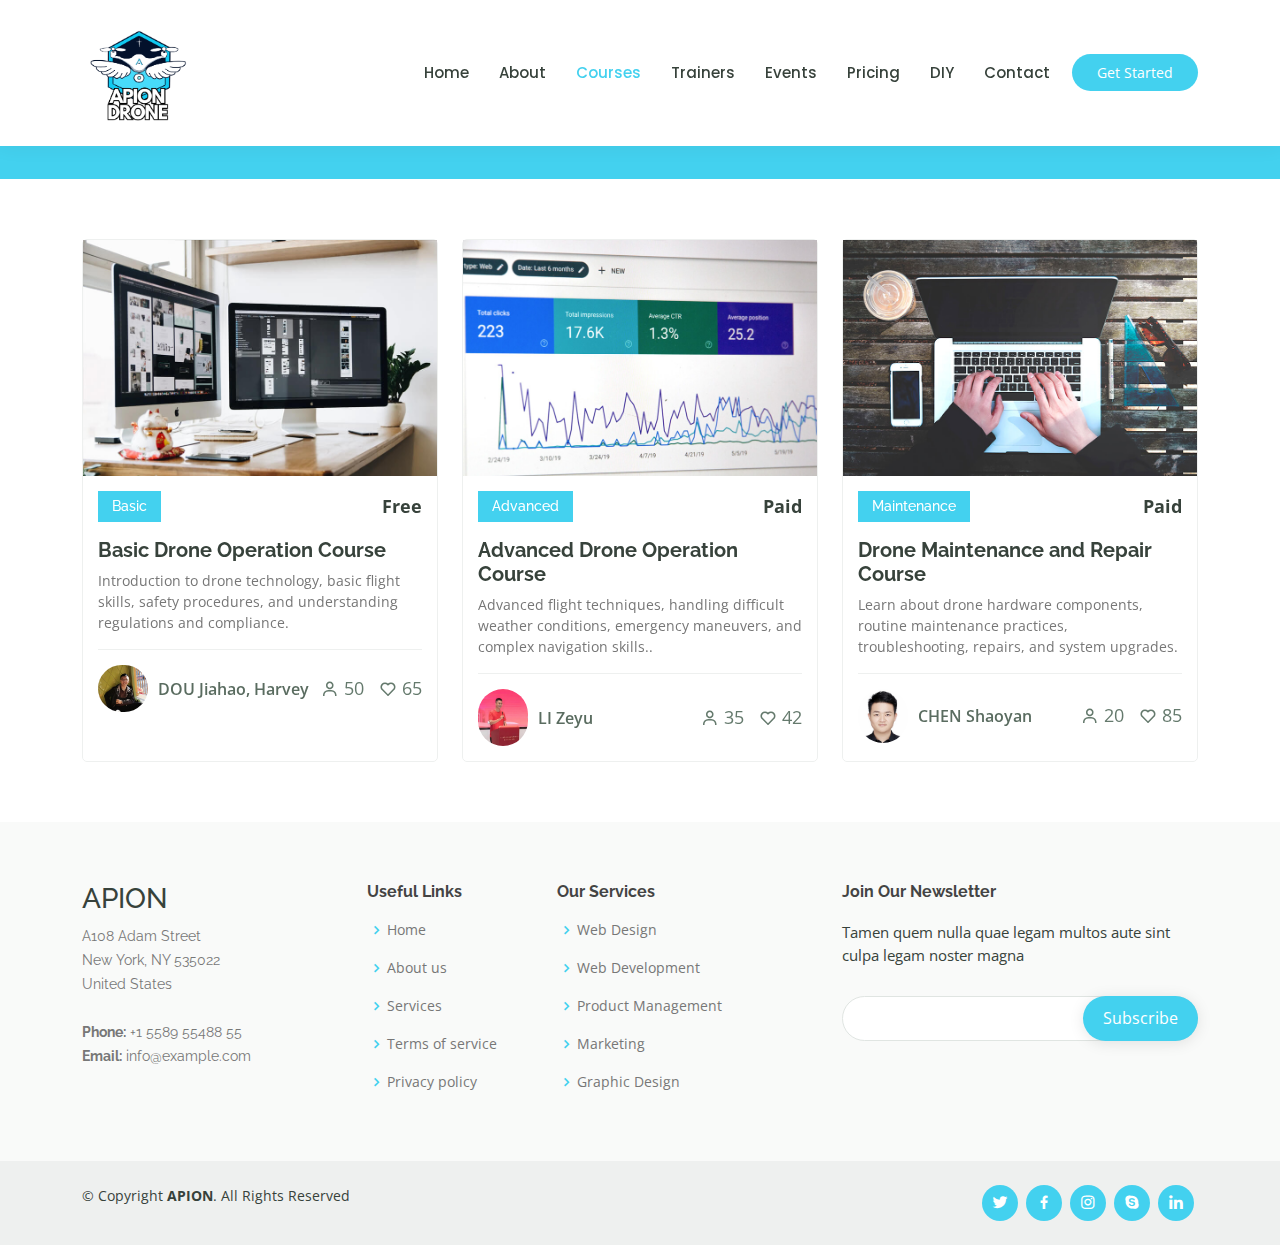
<file: courses.html>
<!DOCTYPE html>
<html lang="en">

<head>
  <meta charset="utf-8">
  <meta content="width=device-width, initial-scale=1.0" name="viewport">

  <title>Courses - Mentor Bootstrap Template</title>
  <meta content="" name="description">
  <meta content="" name="keywords">

  <!-- Favicons -->
  <link href="assets/img/favicon.png" rel="icon">
  <link href="assets/img/apple-touch-icon.png" rel="apple-touch-icon">

  <!-- Google Fonts -->
  <link href="https://fonts.googleapis.com/css?family=Open+Sans:300,300i,400,400i,600,600i,700,700i|Raleway:300,300i,400,400i,500,500i,600,600i,700,700i|Poppins:300,300i,400,400i,500,500i,600,600i,700,700i" rel="stylesheet">

  <!-- Vendor CSS Files -->
  <link href="assets/vendor/animate.css/animate.min.css" rel="stylesheet">
  <link href="assets/vendor/aos/aos.css" rel="stylesheet">
  <link href="assets/vendor/bootstrap/css/bootstrap.min.css" rel="stylesheet">
  <link href="assets/vendor/bootstrap-icons/bootstrap-icons.css" rel="stylesheet">
  <link href="assets/vendor/boxicons/css/boxicons.min.css" rel="stylesheet">
  <link href="assets/vendor/remixicon/remixicon.css" rel="stylesheet">
  <link href="assets/vendor/swiper/swiper-bundle.min.css" rel="stylesheet">

  <!-- Template Main CSS File -->
  <link href="assets/css/style.css" rel="stylesheet">

  <!-- =======================================================
  * Template Name: Mentor - v4.7.0
  * Template URL: https://bootstrapmade.com/mentor-free-education-bootstrap-theme/
  * Author: BootstrapMade.com
  * License: https://bootstrapmade.com/license/
  ======================================================== -->
</head>

<body>

  <!-- ======= Header ======= -->
  <header id="header" class="fixed-top">
    <div class="container d-flex align-items-center">

     <!-- <h1 class="logo me-auto"><a href="index.html">Mentor</a></h1>-->
      <img class="logo me-auto" style="width: 7rem;" src="./assets/img/drn.png" alt="drone">
      <!-- Uncomment below if you prefer to use an image logo -->
      <!-- <a href="index.html" class="logo me-auto"><img src="assets/img/logo.png" alt="" class="img-fluid"></a>-->

      <nav id="navbar" class="navbar order-last order-lg-0">
        <ul>
          <li><a href="index.html">Home</a></li>
          <li><a href="about.html">About</a></li>
          <li><a class="active" href="courses.html">Courses</a></li>
          <li><a href="trainers.html">Trainers</a></li>
          <li><a href="events.html">Events</a></li>
          <li><a href="pricing.html">Pricing</a></li>
          <li><a href="diy.html">DIY</a></li>
          <li><a href="contact.html">Contact</a></li>
        </ul>
        <i class="bi bi-list mobile-nav-toggle"></i>
      </nav><!-- .navbar -->

      <a href="courses.html" class="get-started-btn">Get Started</a>

    </div>
  </header><!-- End Header -->

  <main id="main" data-aos="fade-in">

    <!-- ======= Breadcrumbs ======= -->
    <div class="breadcrumbs">
      <div class="container">
        <h2>Courses</h2>
      </div>
    </div><!-- End Breadcrumbs -->

    <!-- ======= Courses Section ======= -->
    <section id="courses" class="courses">
      <div class="container" data-aos="fade-up">

        <div class="row" data-aos="zoom-in" data-aos-delay="100">

          <div class="col-lg-4 col-md-6 d-flex align-items-stretch">
            <div class="course-item">
              <img src="assets/img/course-1.jpg" class="img-fluid" alt="...">
              <div class="course-content">
                <div class="d-flex justify-content-between align-items-center mb-3">
                  <h4>Basic</h4>
                  <p class="price">Free</p>
                </div>

                <h3><a href="course-details.html"> Basic Drone Operation Course</a></h3>
                <p>Introduction to drone technology, basic flight skills, safety procedures, and understanding regulations and compliance.</p>
                <div class="trainer d-flex justify-content-between align-items-center">
                  <div class="trainer-profile d-flex align-items-center">
                    <img src="assets/img/trainers/trainer1.jpeg" class="img-fluid" alt="">
                    <span>DOU Jiahao, Harvey</span>
                  </div>
                  <div class="trainer-rank d-flex align-items-center">
                    <i class="bx bx-user"></i>&nbsp;50
                    &nbsp;&nbsp;
                    <i class="bx bx-heart"></i>&nbsp;65
                  </div>
                </div>
              </div>
            </div>
          </div> <!-- End Course Item-->

          <div class="col-lg-4 col-md-6 d-flex align-items-stretch mt-4 mt-md-0">
            <div class="course-item">
              <img src="assets/img/course-2.jpg" class="img-fluid" alt="...">
              <div class="course-content">
                <div class="d-flex justify-content-between align-items-center mb-3">
                  <h4>Advanced</h4>
                  <p class="price">Paid</p>
                </div>

                <h3><a href="course-details.html">Advanced Drone Operation Course</a></h3>
                <p>Advanced flight techniques, handling difficult weather conditions, emergency maneuvers, and complex navigation skills..</p>
                <div class="trainer d-flex justify-content-between align-items-center">
                  <div class="trainer-profile d-flex align-items-center">
                    <img src="assets/img/trainers/trainer2.jpeg" class="img-fluid" alt="">
                    <span>LI  Zeyu</span>
                  </div>
                  <div class="trainer-rank d-flex align-items-center">
                    <i class="bx bx-user"></i>&nbsp;35
                    &nbsp;&nbsp;
                    <i class="bx bx-heart"></i>&nbsp;42
                  </div>
                </div>
              </div>
            </div>
          </div> <!-- End Course Item-->

          <div class="col-lg-4 col-md-6 d-flex align-items-stretch mt-4 mt-lg-0">
            <div class="course-item">
              <img src="assets/img/course-3.jpg" class="img-fluid" alt="...">
              <div class="course-content">
                <div class="d-flex justify-content-between align-items-center mb-3">
                  <h4>Maintenance</h4>
                  <p class="price">Paid</p>
                </div>

                <h3><a href="course-details.html">Drone Maintenance and Repair Course</a></h3>
                <p>Learn about drone hardware components, routine maintenance practices, troubleshooting, repairs, and system upgrades. </p>
                <div class="trainer d-flex justify-content-between align-items-center">
                  <div class="trainer-profile d-flex align-items-center">
                    <img src="assets/img/trainers/trainer3.jpeg" class="img-fluid" alt="">
                    <span>CHEN Shaoyan</span>
                  </div>
                  <div class="trainer-rank d-flex align-items-center">
                    <i class="bx bx-user"></i>&nbsp;20
                    &nbsp;&nbsp;
                    <i class="bx bx-heart"></i>&nbsp;85
                  </div>
                </div>
              </div>
            </div>
          </div> <!-- End Course Item-->

        </div>

      </div>
    </section><!-- End Courses Section -->

  </main><!-- End #main -->

  <!-- ======= Footer ======= -->
  <footer id="footer">

    <div class="footer-top">
      <div class="container">
        <div class="row">

          <div class="col-lg-3 col-md-6 footer-contact">
            <h3>APION</h3>
            <p>
              A108 Adam Street <br>
              New York, NY 535022<br>
              United States <br><br>
              <strong>Phone:</strong> +1 5589 55488 55<br>
              <strong>Email:</strong> info@example.com<br>
            </p>
          </div>

          <div class="col-lg-2 col-md-6 footer-links">
            <h4>Useful Links</h4>
            <ul>
              <li><i class="bx bx-chevron-right"></i> <a href="#">Home</a></li>
              <li><i class="bx bx-chevron-right"></i> <a href="#">About us</a></li>
              <li><i class="bx bx-chevron-right"></i> <a href="#">Services</a></li>
              <li><i class="bx bx-chevron-right"></i> <a href="#">Terms of service</a></li>
              <li><i class="bx bx-chevron-right"></i> <a href="#">Privacy policy</a></li>
            </ul>
          </div>

          <div class="col-lg-3 col-md-6 footer-links">
            <h4>Our Services</h4>
            <ul>
              <li><i class="bx bx-chevron-right"></i> <a href="#">Web Design</a></li>
              <li><i class="bx bx-chevron-right"></i> <a href="#">Web Development</a></li>
              <li><i class="bx bx-chevron-right"></i> <a href="#">Product Management</a></li>
              <li><i class="bx bx-chevron-right"></i> <a href="#">Marketing</a></li>
              <li><i class="bx bx-chevron-right"></i> <a href="#">Graphic Design</a></li>
            </ul>
          </div>

          <div class="col-lg-4 col-md-6 footer-newsletter">
            <h4>Join Our Newsletter</h4>
            <p>Tamen quem nulla quae legam multos aute sint culpa legam noster magna</p>
            <form action="" method="post">
              <input type="email" name="email"><input type="submit" value="Subscribe">
            </form>
          </div>

        </div>
      </div>
    </div>

    <div class="container d-md-flex py-4">

      <div class="me-md-auto text-center text-md-start">
        <div class="copyright">
          &copy; Copyright <strong><span>APION</span></strong>. All Rights Reserved
        </div>
        <div class="credits">
          <!-- All the links in the footer should remain intact. -->
          <!-- You can delete the links only if you purchased the pro version. -->
          <!-- Licensing information: https://bootstrapmade.com/license/ -->
          <!-- Purchase the pro version with working PHP/AJAX contact form: https://bootstrapmade.com/mentor-free-education-bootstrap-theme/ -->
        
        </div>
      </div>
      <div class="social-links text-center text-md-right pt-3 pt-md-0">
        <a href="#" class="twitter"><i class="bx bxl-twitter"></i></a>
        <a href="#" class="facebook"><i class="bx bxl-facebook"></i></a>
        <a href="#" class="instagram"><i class="bx bxl-instagram"></i></a>
        <a href="#" class="google-plus"><i class="bx bxl-skype"></i></a>
        <a href="#" class="linkedin"><i class="bx bxl-linkedin"></i></a>
      </div>
    </div>
  </footer><!-- End Footer -->

  <div id="preloader"></div>
  <a href="#" class="back-to-top d-flex align-items-center justify-content-center"><i class="bi bi-arrow-up-short"></i></a>

  <!-- Vendor JS Files -->
  <script src="assets/vendor/purecounter/purecounter.js"></script>
  <script src="assets/vendor/aos/aos.js"></script>
  <script src="assets/vendor/bootstrap/js/bootstrap.bundle.min.js"></script>
  <script src="assets/vendor/swiper/swiper-bundle.min.js"></script>
  <script src="assets/vendor/php-email-form/validate.js"></script>

  <!-- Template Main JS File -->
  <script src="assets/js/main.js"></script>

</body>

</html>
</file>
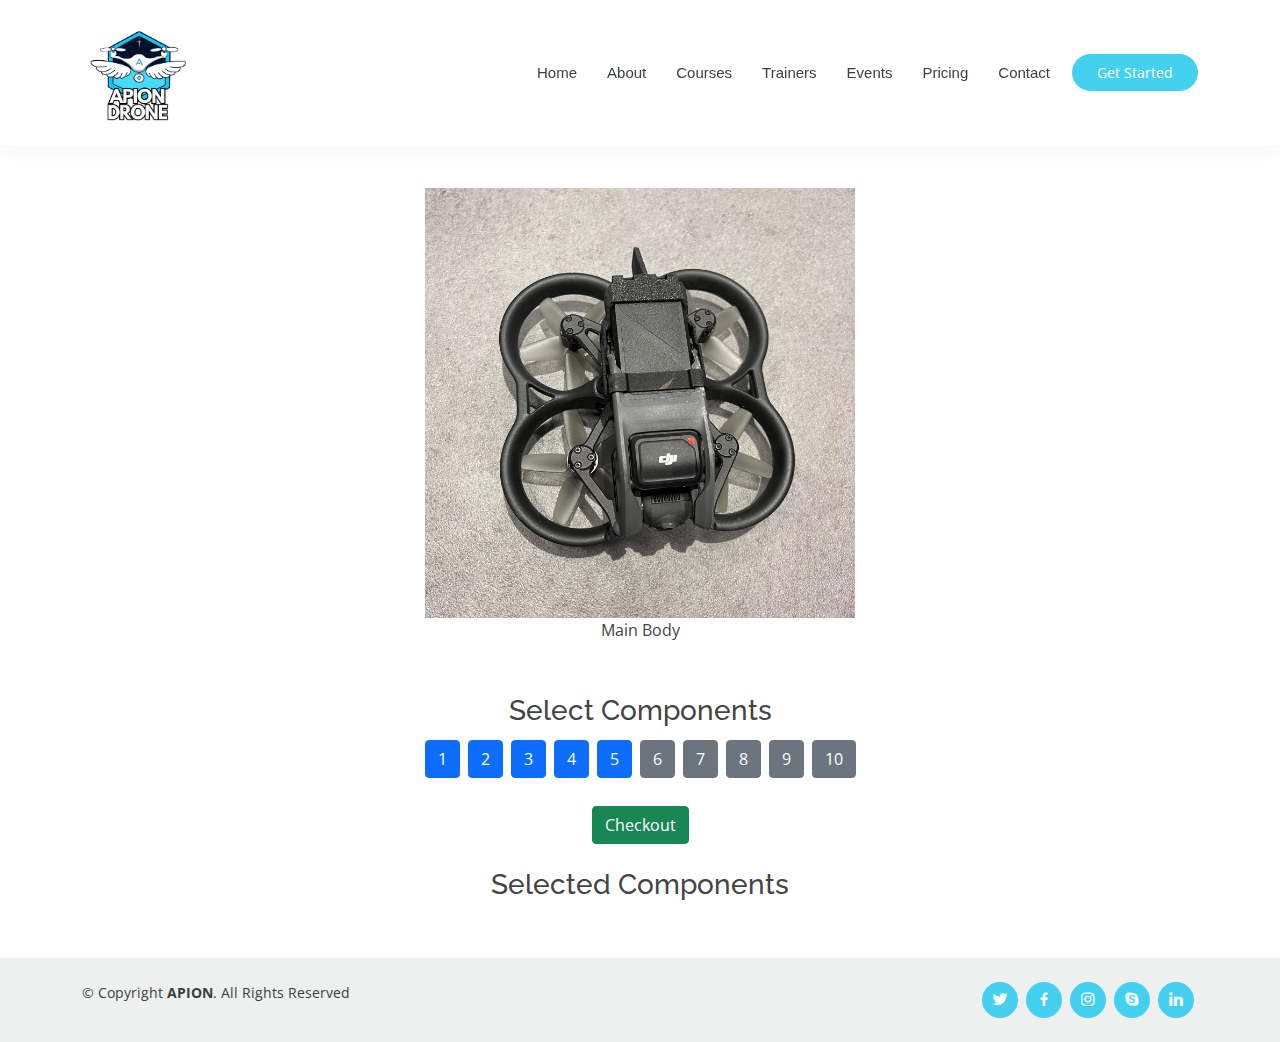
<file: diy.html>
<!DOCTYPE html>
<html lang="en">

<head>
  <meta charset="utf-8">
  <meta content="width=device-width, initial-scale=1.0" name="viewport">

  <title>DIY Drone Assembly</title>
  <meta content="" name="description">
  <meta content="" name="keywords">

  <!-- Favicons -->
  <link href="assets/img/favicon.png" rel="icon">
  <link href="assets/img/apple-touch-icon.png" rel="apple-touch-icon">

  <!-- Google Fonts -->
  <link href="https://fonts.googleapis.com/css?family=Open+Sans:300,300i,400,400i,600,600i,700,700i|Raleway:300,300i,400,400i,500,500i,600,600i,700,700i" rel="stylesheet">

  <!-- Vendor CSS Files -->
  <link href="assets/vendor/animate.css/animate.min.css" rel="stylesheet">
  <link href="assets/vendor/aos/aos.css" rel="stylesheet">
  <link href="assets/vendor/bootstrap/css/bootstrap.min.css" rel="stylesheet">
  <link href="assets/vendor/bootstrap-icons/bootstrap-icons.css" rel="stylesheet">
  <link href="assets/vendor/boxicons/css/boxicons.min.css" rel="stylesheet">
  <link href="assets/vendor/remixicon/remixicon.css" rel="stylesheet">
  <link href="assets/vendor/swiper/swiper-bundle.min.css" rel="stylesheet">

  <!-- Template Main CSS File -->
  <link href="assets/css/style.css" rel="stylesheet">

  <style>
    .box {
      width: 20px;
      height: 20px;
      margin: 5px;
      border: 1px solid black;
    }

    .central-component {
      margin: 20px;
      text-align: center;
    }

    .component-buttons {
      display: flex;
      flex-wrap: wrap;
      justify-content: center;
    }

    .component-buttons .btn {
      margin: 5px;
    }

    .component-img {
      border: 2px solid green;
      border-radius: 5px;
    }

    .glowing-border {
      border: 2px solid red;
      box-shadow: 0 0 10px red;
    }
  </style>
</head>

<body>

<!-- ======= Header ======= -->
<header id="header" class="fixed-top">
  <div class="container d-flex align-items-center">
    <img class="logo me-auto" style="width: 7rem;" src="./assets/img/drn.png" alt="drone">

    <nav id="navbar" class="navbar order-last order-lg-0">
      <ul>
        <li><a href="index.html">Home</a></li>
        <li><a href="about.html">About</a></li>
        <li><a href="courses.html">Courses</a></li>
        <li><a href="trainers.html">Trainers</a></li>
        <li><a href="events.html">Events</a></li>
        <li><a href="pricing.html">Pricing</a></li>
        <li><a href="contact.html">Contact</a></li>
      </ul>
      <i class="bi bi-list mobile-nav-toggle"></i>
    </nav><!-- .navbar -->

    <a href="courses.html" class="get-started-btn">Get Started</a>
  </div>
</header><!-- End Header -->

<main id="main">

  <div class="container my-5">
    <div class="row mb-4">
      <div class="col-md-12 text-center">
        <h1>DIY Drone Assembly</h1>
        <p>Assemble your own drone by selecting the components you want. The central image is the main body of the drone.</p>
      </div>
    </div>
    <div class="row">
      <div class="col-md-12 text-center">
        <div id="componentGrid" class="d-flex flex-wrap justify-content-center align-items-center">
          <!-- Central component always displayed -->
          <div class="central-component">
            <img src="assets/img/8.jpg" style="width: 40%;" alt="Central Component" />
            <p>Main Body</p>
          </div>
        </div>
      </div>
    </div>
    <div class="row my-3">
      <div class="col-md-12 text-center">
        <h3>Select Components</h3>
        <div class="component-buttons">
          <button id="btn-1" class="btn btn-primary m-1" onclick="selectComponent(1)" title="Add Component 1">1</button>
          <button id="btn-2" class="btn btn-primary m-1" onclick="selectComponent(2)" title="Add Component 2">2</button>
          <button id="btn-3" class="btn btn-primary m-1" onclick="selectComponent(3)" title="Add Component 3">3</button>
          <button id="btn-4" class="btn btn-primary m-1" onclick="selectComponent(4)" title="Add Component 4">4</button>
          <button id="btn-5" class="btn btn-primary m-1" onclick="selectComponent(5)" title="Add Component 5">5</button>
          <button id="btn-6" class="btn btn-secondary m-1" onclick="selectComponent(6)" title="Add Component 6">6</button>
          <button id="btn-7" class="btn btn-secondary m-1" onclick="selectComponent(7)" title="Add Component 7">7</button>
          <button id="btn-8" class="btn btn-secondary m-1" onclick="selectComponent(8)" title="Add Component 8">8</button>
          <button id="btn-9" class="btn btn-secondary m-1" onclick="selectComponent(9)" title="Add Component 9">9</button>
          <button id="btn-10" class="btn btn-secondary m-1" onclick="selectComponent(10)" title="Add Component 10">10</button>
        </div>
      </div>
    </div>
    <div class="row mt-4">
      <div class="col-md-12 text-center">
        <button class="btn btn-success" onclick="checkout()">Checkout</button>
      </div>
    </div>
    <div class="row mt-4">
      <div class="col-md-12 text-center">
        <h3>Selected Components</h3>
        <ul id="selectedComponentsList" class="list-group list-group-flush"></ul>
      </div>
    </div>
  </div>

</main><!-- End #main -->

<!-- ======= Footer ======= -->
<footer id="footer">
  <div class="container d-md-flex py-4">
    <div class="me-md-auto text-center text-md-start">
      <div class="copyright">
        &copy; Copyright <strong><span>APION</span></strong>. All Rights Reserved
      </div>
      <div class="credits">
      </div>
    </div>
    <div class="social-links text-center text-md-right pt-3 pt-md-0">
      <a href="#" class="twitter"><i class="bx bxl-twitter"></i></a>
      <a href="#" class="facebook"><i class="bx bxl-facebook"></i></a>
      <a href="#" class="instagram"><i class="bx bxl-instagram"></i></a>
      <a href="#" class="google-plus"><i class="bx bxl-skype"></i></a>
      <a href="#" class="linkedin"><i class="bx bxl-linkedin"></i></a>
    </div>
  </div>
</footer><!-- End Footer -->

<div id="preloader"></div>
<a href="#" class="back-to-top d-flex align-items-center justify-content-center"><i class="bi bi-arrow-up-short"></i></a>

<!-- Vendor JS Files -->
<script src="assets/vendor/purecounter/purecounter.js"></script>
<script src="assets/vendor/aos/aos.js"></script>
<script src="assets/vendor/bootstrap/js/bootstrap.bundle.min.js"></script>
<script src="assets/vendor/swiper/swiper-bundle.min.js"></script>
<script src="assets/vendor/php-email-form/validate.js"></script>

<!-- Template Main JS File -->
<script src="assets/js/main.js"></script>

<script>
  const selectedComponents = new Set();
  const componentDescriptions = {
    1: "Motor",
    2: "Propeller",
    3: "Camera",
    4: "Battery",
    5: "GPS Module",
    6: "Landing Gear",
    7: "Frame",
    8: "Main Body", // This one is always selected and displayed centrally
    9: "Controller",
    10: "Receiver"
  };

  function selectComponent(index) {
    console.log(`selectComponent called with index: ${index}`);
    const button = document.getElementById('btn-' + index);
    if (selectedComponents.has(index)) {
      selectedComponents.delete(index);
      button.classList.remove('glowing-border');
    } else {
      selectedComponents.add(index);
      button.classList.add('glowing-border');
    }
    updateComponentGrid();
  }

  function updateComponentGrid() {
    const componentGrid = document.getElementById('componentGrid');
    const selectedComponentsList = document.getElementById('selectedComponentsList');
    selectedComponentsList.innerHTML = '';

    // Clear non-central components
    const components = Array.from(document.querySelectorAll('.component-img'));
    components.forEach(component => component.remove());

    selectedComponents.forEach(index => {
      // Add image to grid
      const img = document.createElement('img');
      img.src = 'assets/img/' + index + '.jpg';
      img.style.width = '20%';
      img.classList.add('m-1', 'component-img');
      componentGrid.appendChild(img);

      // Add component description to list
      const li = document.createElement('li');
      li.classList.add('list-group-item');
      li.textContent = componentDescriptions[index];
      selectedComponentsList.appendChild(li);

      console.log(`Added image: assets/img/${index}.jpg`);
    });

    console.log('Current selected components:', Array.from(selectedComponents));
  }

  function checkout() {
    const selectedDescriptions = Array.from(selectedComponents).map(index => componentDescriptions[index]);
    alert('You have selected components: ' + selectedDescriptions.join(', '));
  }

  // Initial render to ensure the central component is always displayed
  document.addEventListener('DOMContentLoaded', updateComponentGrid);
</script>

</body>

</html>
</file>
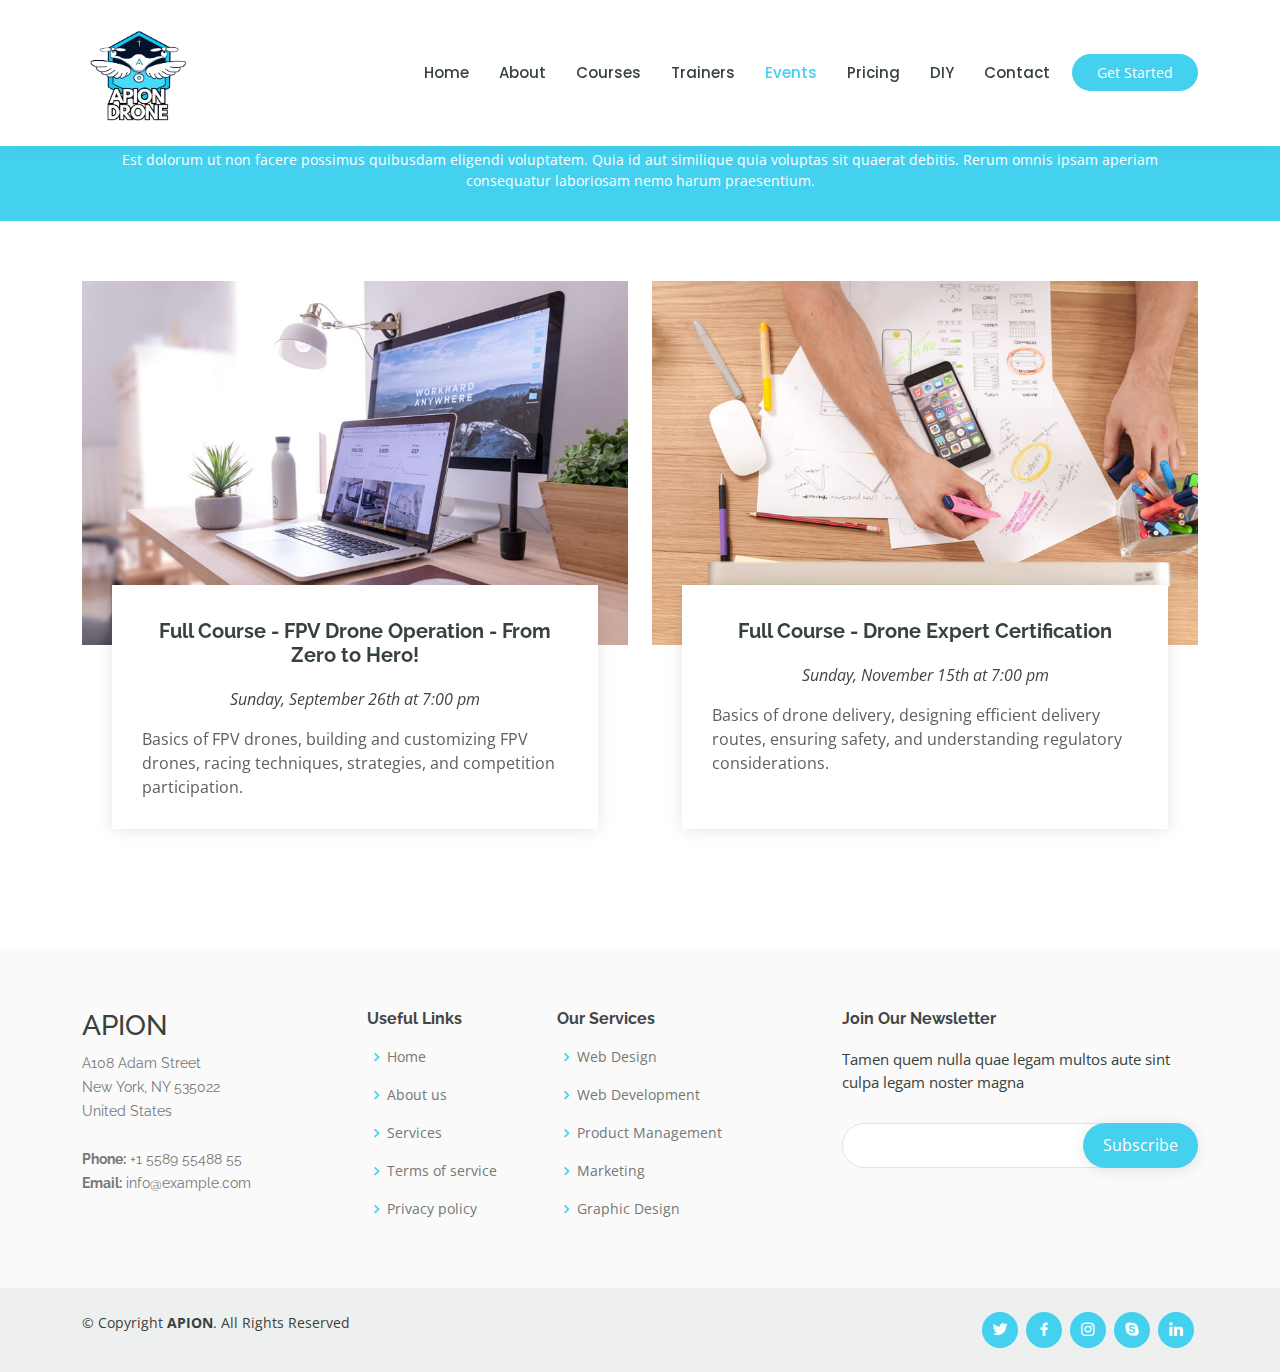
<file: events.html>
<!DOCTYPE html>
<html lang="en">

<head>
  <meta charset="utf-8">
  <meta content="width=device-width, initial-scale=1.0" name="viewport">

  <title>Events - Mentor Bootstrap Template</title>
  <meta content="" name="description">
  <meta content="" name="keywords">

  <!-- Favicons -->
  <link href="assets/img/favicon.png" rel="icon">
  <link href="assets/img/apple-touch-icon.png" rel="apple-touch-icon">

  <!-- Google Fonts -->
  <link href="https://fonts.googleapis.com/css?family=Open+Sans:300,300i,400,400i,600,600i,700,700i|Raleway:300,300i,400,400i,500,500i,600,600i,700,700i|Poppins:300,300i,400,400i,500,500i,600,600i,700,700i" rel="stylesheet">

  <!-- Vendor CSS Files -->
  <link href="assets/vendor/animate.css/animate.min.css" rel="stylesheet">
  <link href="assets/vendor/aos/aos.css" rel="stylesheet">
  <link href="assets/vendor/bootstrap/css/bootstrap.min.css" rel="stylesheet">
  <link href="assets/vendor/bootstrap-icons/bootstrap-icons.css" rel="stylesheet">
  <link href="assets/vendor/boxicons/css/boxicons.min.css" rel="stylesheet">
  <link href="assets/vendor/remixicon/remixicon.css" rel="stylesheet">
  <link href="assets/vendor/swiper/swiper-bundle.min.css" rel="stylesheet">

  <!-- Template Main CSS File -->
  <link href="assets/css/style.css" rel="stylesheet">

  <!-- =======================================================
  * Template Name: Mentor - v4.7.0
  * Template URL: https://bootstrapmade.com/mentor-free-education-bootstrap-theme/
  * Author: BootstrapMade.com
  * License: https://bootstrapmade.com/license/
  ======================================================== -->
</head>

<body>

<!-- ======= Header ======= -->
<header id="header" class="fixed-top">
  <div class="container d-flex align-items-center">

   <!-- <h1 class="logo me-auto"><a href="index.html">Mentor</a></h1>-->
    <img class="logo me-auto" style="width: 7rem;" src="./assets/img/drn.png" alt="drone">
    <!-- Uncomment below if you prefer to use an image logo -->
    <!-- <a href="index.html" class="logo me-auto"><img src="assets/img/logo.png" alt="" class="img-fluid"></a>-->

    <nav id="navbar" class="navbar order-last order-lg-0">
      <ul>
        <li><a href="index.html">Home</a></li>
        <li><a href="about.html">About</a></li>
        <li><a  href="courses.html">Courses</a></li>
        <li><a  href="trainers.html">Trainers</a></li>
        <li><a class="active" href="events.html">Events</a></li>
        <li><a href="pricing.html">Pricing</a></li>
        <li><a href="diy.html">DIY</a></li>
        <li><a href="contact.html">Contact</a></li>
      </ul>
      <i class="bi bi-list mobile-nav-toggle"></i>
    </nav><!-- .navbar -->

    <a href="courses.html" class="get-started-btn">Get Started</a>

  </div>
</header><!-- End Header -->

  <main id="main">

    <!-- ======= Breadcrumbs ======= -->
    <div class="breadcrumbs" data-aos="fade-in">
      <div class="container">
        <h2>Events</h2>
        <p>Est dolorum ut non facere possimus quibusdam eligendi voluptatem. Quia id aut similique quia voluptas sit quaerat debitis. Rerum omnis ipsam aperiam consequatur laboriosam nemo harum praesentium. </p>
      </div>
    </div><!-- End Breadcrumbs -->

    <!-- ======= Events Section ======= -->
    <section id="events" class="events">
      <div class="container" data-aos="fade-up">

        <div class="row">
          <div class="col-md-6 d-flex align-items-stretch">
            <div class="card">
              <div class="card-img">
                <img src="assets/img/events-1.jpg" alt="...">
              </div>
              <div class="card-body">
                <h5 class="card-title"><a href="">Full Course - FPV Drone Operation - From Zero to Hero!</a></h5>
                <p class="fst-italic text-center">Sunday, September 26th at 7:00 pm</p>
                <p class="card-text">Basics of FPV drones, building and customizing FPV drones, racing techniques, strategies, and competition participation. </p>
              </div>
            </div>
          </div>
          <div class="col-md-6 d-flex align-items-stretch">
            <div class="card">
              <div class="card-img">
                <img src="assets/img/events-2.jpg" alt="...">
              </div>
              <div class="card-body">
                <h5 class="card-title"><a href="">Full Course - Drone Expert Certification</a></h5>
                <p class="fst-italic text-center">Sunday, November 15th at 7:00 pm</p>
                <p class="card-text">Basics of drone delivery, designing efficient delivery routes, ensuring safety, and understanding regulatory considerations.</p>
              </div>
            </div>

          </div>
        </div>

      </div>
    </section><!-- End Events Section -->

  </main><!-- End #main -->

  <!-- ======= Footer ======= -->
  <footer id="footer">

    <div class="footer-top">
      <div class="container">
        <div class="row">

          <div class="col-lg-3 col-md-6 footer-contact">
            <h3>APION</h3>
            <p>
              A108 Adam Street <br>
              New York, NY 535022<br>
              United States <br><br>
              <strong>Phone:</strong> +1 5589 55488 55<br>
              <strong>Email:</strong> info@example.com<br>
            </p>
          </div>

          <div class="col-lg-2 col-md-6 footer-links">
            <h4>Useful Links</h4>
            <ul>
              <li><i class="bx bx-chevron-right"></i> <a href="#">Home</a></li>
              <li><i class="bx bx-chevron-right"></i> <a href="#">About us</a></li>
              <li><i class="bx bx-chevron-right"></i> <a href="#">Services</a></li>
              <li><i class="bx bx-chevron-right"></i> <a href="#">Terms of service</a></li>
              <li><i class="bx bx-chevron-right"></i> <a href="#">Privacy policy</a></li>
            </ul>
          </div>

          <div class="col-lg-3 col-md-6 footer-links">
            <h4>Our Services</h4>
            <ul>
              <li><i class="bx bx-chevron-right"></i> <a href="#">Web Design</a></li>
              <li><i class="bx bx-chevron-right"></i> <a href="#">Web Development</a></li>
              <li><i class="bx bx-chevron-right"></i> <a href="#">Product Management</a></li>
              <li><i class="bx bx-chevron-right"></i> <a href="#">Marketing</a></li>
              <li><i class="bx bx-chevron-right"></i> <a href="#">Graphic Design</a></li>
            </ul>
          </div>

          <div class="col-lg-4 col-md-6 footer-newsletter">
            <h4>Join Our Newsletter</h4>
            <p>Tamen quem nulla quae legam multos aute sint culpa legam noster magna</p>
            <form action="" method="post">
              <input type="email" name="email"><input type="submit" value="Subscribe">
            </form>
          </div>

        </div>
      </div>
    </div>

    <div class="container d-md-flex py-4">

      <div class="me-md-auto text-center text-md-start">
        <div class="copyright">
          &copy; Copyright <strong><span>APION</span></strong>. All Rights Reserved
        </div>
        <div class="credits">
          <!-- All the links in the footer should remain intact. -->
          <!-- You can delete the links only if you purchased the pro version. -->
          <!-- Licensing information: https://bootstrapmade.com/license/ -->
          <!-- Purchase the pro version with working PHP/AJAX contact form: https://bootstrapmade.com/mentor-free-education-bootstrap-theme/ -->

        </div>
      </div>
      <div class="social-links text-center text-md-right pt-3 pt-md-0">
        <a href="#" class="twitter"><i class="bx bxl-twitter"></i></a>
        <a href="#" class="facebook"><i class="bx bxl-facebook"></i></a>
        <a href="#" class="instagram"><i class="bx bxl-instagram"></i></a>
        <a href="#" class="google-plus"><i class="bx bxl-skype"></i></a>
        <a href="#" class="linkedin"><i class="bx bxl-linkedin"></i></a>
      </div>
    </div>
  </footer><!-- End Footer -->

  <div id="preloader"></div>
  <a href="#" class="back-to-top d-flex align-items-center justify-content-center"><i class="bi bi-arrow-up-short"></i></a>

  <!-- Vendor JS Files -->
  <script src="assets/vendor/purecounter/purecounter.js"></script>
  <script src="assets/vendor/aos/aos.js"></script>
  <script src="assets/vendor/bootstrap/js/bootstrap.bundle.min.js"></script>
  <script src="assets/vendor/swiper/swiper-bundle.min.js"></script>
  <script src="assets/vendor/php-email-form/validate.js"></script>

  <!-- Template Main JS File -->
  <script src="assets/js/main.js"></script>

</body>

</html>
</file>
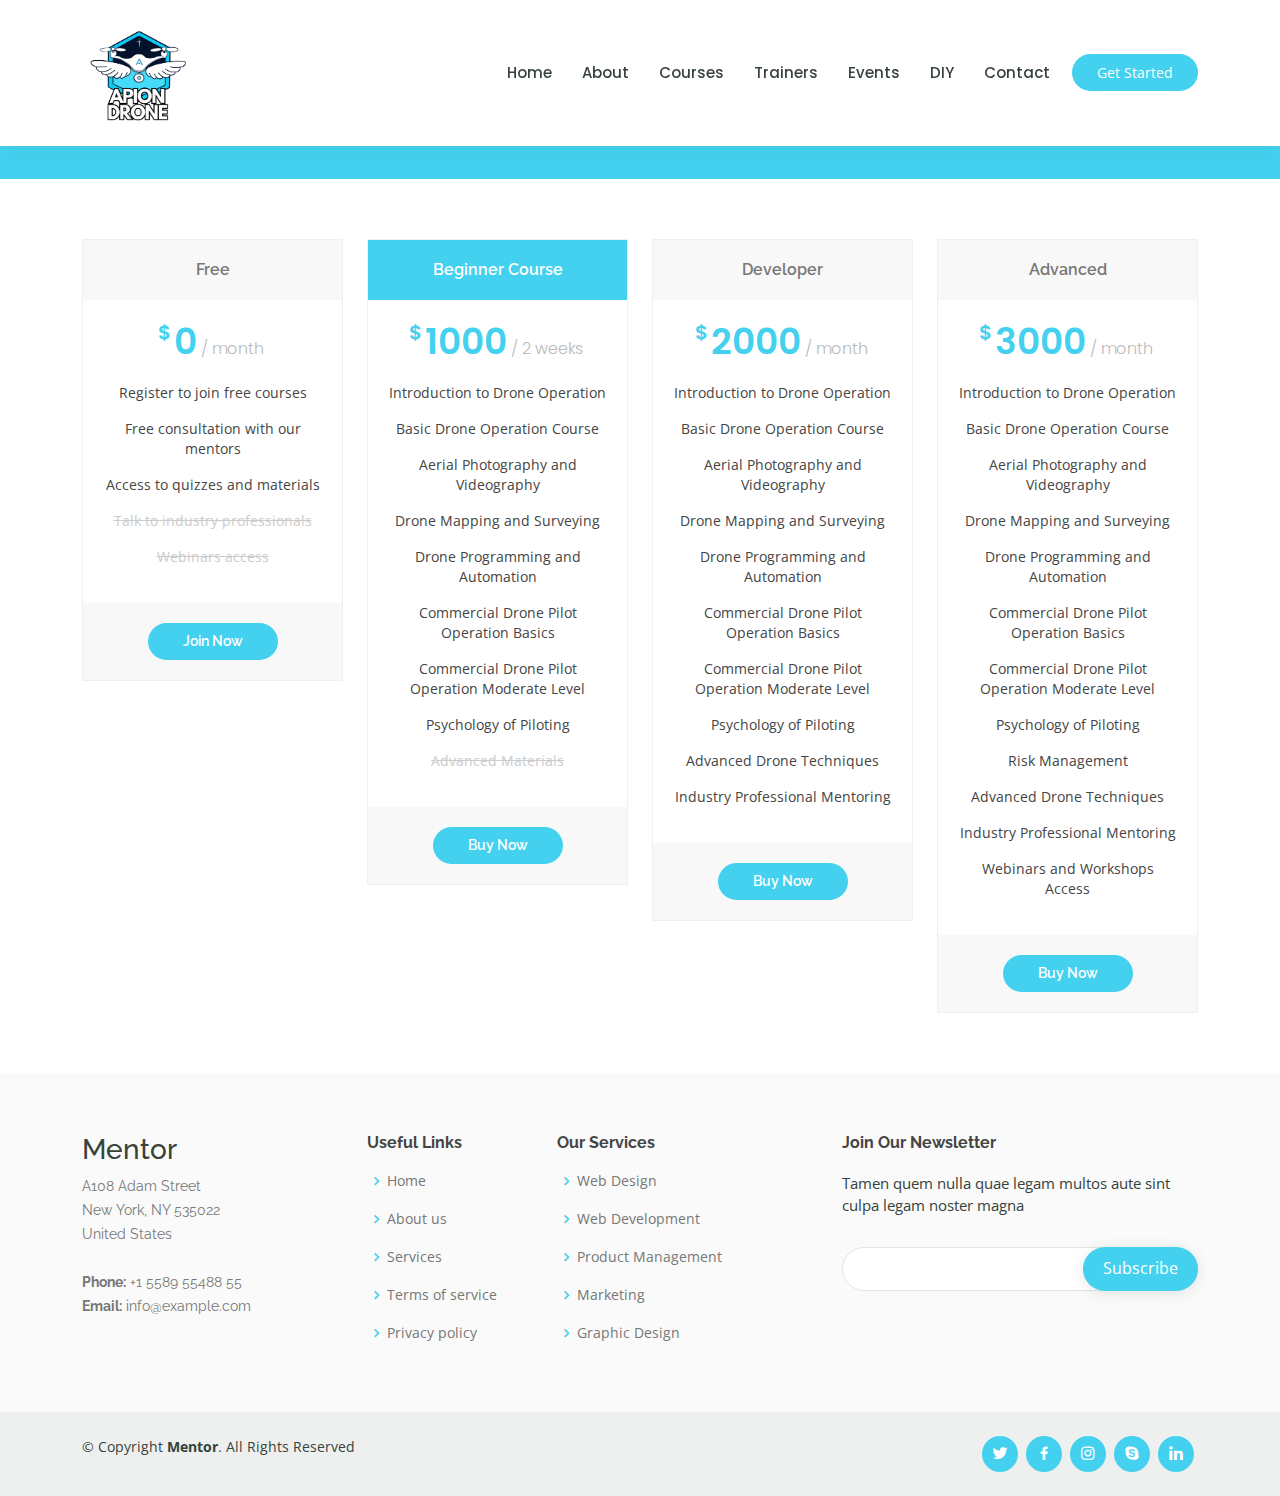
<file: pricing.html>
<!DOCTYPE html>
<html lang="en">

<head>
  <meta charset="utf-8">
  <meta content="width=device-width, initial-scale=1.0" name="viewport">

  <title>Pricing - Mentor Bootstrap Template</title>
  <meta content="" name="description">
  <meta content="" name="keywords">

  <!-- Favicons -->
  <link href="assets/img/favicon.png" rel="icon">
  <link href="assets/img/apple-touch-icon.png" rel="apple-touch-icon">

  <!-- Google Fonts -->
  <link href="https://fonts.googleapis.com/css?family=Open+Sans:300,300i,400,400i,600,600i,700,700i|Raleway:300,300i,400,400i,500,500i,600,600i,700,700i|Poppins:300,300i,400,400i,500,500i,600,600i,700,700i" rel="stylesheet">

  <!-- Vendor CSS Files -->
  <link href="assets/vendor/animate.css/animate.min.css" rel="stylesheet">
  <link href="assets/vendor/aos/aos.css" rel="stylesheet">
  <link href="assets/vendor/bootstrap/css/bootstrap.min.css" rel="stylesheet">
  <link href="assets/vendor/bootstrap-icons/bootstrap-icons.css" rel="stylesheet">
  <link href="assets/vendor/boxicons/css/boxicons.min.css" rel="stylesheet">
  <link href="assets/vendor/remixicon/remixicon.css" rel="stylesheet">
  <link href="assets/vendor/swiper/swiper-bundle.min.css" rel="stylesheet">

  <!-- Template Main CSS File -->
  <link href="assets/css/style.css" rel="stylesheet">

  <!-- =======================================================
  * Template Name: Mentor - v4.7.0
  * Template URL: https://bootstrapmade.com/mentor-free-education-bootstrap-theme/
  * Author: BootstrapMade.com
  * License: https://bootstrapmade.com/license/
  ======================================================== -->
</head>

<body>

<!-- ======= Header ======= -->
<header id="header" class="fixed-top">
  <div class="container d-flex align-items-center">

   <!-- <h1 class="logo me-auto"><a href="index.html">Mentor</a></h1>-->
    <img class="logo me-auto" style="width: 7rem;" src="./assets/img/drn.png" alt="drone">
    <!-- Uncomment below if you prefer to use an image logo -->
    <!-- <a href="index.html" class="logo me-auto"><img src="assets/img/logo.png" alt="" class="img-fluid"></a>-->

    <nav id="navbar" class="navbar order-last order-lg-0">
      <ul>
        <li><a href="index.html">Home</a></li>
        <li><a href="about.html">About</a></li>
        <li><a  href="courses.html">Courses</a></li>
        <li><a  href="trainers.html">Trainers</a></li>
        <li><a  href="events.html">Events</a></li>
        <li><a href="diy.html">DIY</a></li>
        <li><a href="contact.html">Contact</a></li>
      </ul>
      <i class="bi bi-list mobile-nav-toggle"></i>
    </nav><!-- .navbar -->

    <a href="courses.html" class="get-started-btn">Get Started</a>

  </div>
</header><!-- End Header -->

<main id="main">
  <!-- ======= Breadcrumbs ======= -->
  <div class="breadcrumbs" data-aos="fade-in">
      <div class="container">
          <h2>Pricing</h2>
      </div>
  </div><!-- End Breadcrumbs -->

  <!-- ======= Pricing Section ======= -->
  <section id="pricing" class="pricing">
      <div class="container" data-aos="fade-up">

          <div class="row">

              <div class="col-lg-3 col-md-6">
                  <div class="box">
                      <h3>Free</h3>
                      <h4><sup>$</sup>0<span> / month</span></h4>
                      <ul>
                          <li>Register to join free courses</li>
                          <li>Free consultation with our mentors</li>
                          <li>Access to quizzes and materials</li>
                          <li class="na">Talk to industry professionals</li>
                          <li class="na">Webinars access</li>
                      </ul>
                      <div class="btn-wrap">
                          <a href="#" class="btn-buy">Join Now</a>
                      </div>
                  </div>
              </div>

              <div class="col-lg-3 col-md-6 mt-4 mt-md-0">
                  <div class="box featured">
                      <h3>Beginner Course</h3>
                      <h4><sup>$</sup>1000<span> / 2 weeks</span></h4>
                      <ul>
                          <li>Introduction to Drone Operation</li>
                          <li>Basic Drone Operation Course</li>
                          <li>Aerial Photography and Videography</li>
                          <li>Drone Mapping and Surveying</li>
                          <li>Drone Programming and Automation</li>
                          <li>Commercial Drone Pilot Operation Basics</li>
                          <li>Commercial Drone Pilot Operation Moderate Level</li>
                          <li>Psychology of Piloting</li>
                          <li class="na">Advanced Materials</li>
                      </ul>
                      <div class="btn-wrap">
                          <a href="#" class="btn-buy">Buy Now</a>
                      </div>
                  </div>
              </div>

              <div class="col-lg-3 col-md-6 mt-4 mt-lg-0">
                  <div class="box">
                      <h3>Developer</h3>
                      <h4><sup>$</sup>2000<span> / month</span></h4>
                      <ul>
                          <li>Introduction to Drone Operation</li>
                          <li>Basic Drone Operation Course</li>
                          <li>Aerial Photography and Videography</li>
                          <li>Drone Mapping and Surveying</li>
                          <li>Drone Programming and Automation</li>
                          <li>Commercial Drone Pilot Operation Basics</li>
                          <li>Commercial Drone Pilot Operation Moderate Level</li>
                          <li>Psychology of Piloting</li>
                          <li>Advanced Drone Techniques</li>
                          <li>Industry Professional Mentoring</li>
                      </ul>
                      <div class="btn-wrap">
                          <a href="#" class="btn-buy">Buy Now</a>
                      </div>
                  </div>
              </div>

              <div class="col-lg-3 col-md-6 mt-4 mt-lg-0">
                  <div class="box">
                      <h3>Advanced</h3>
                      <h4><sup>$</sup>3000<span> / month</span></h4>
                      <ul>
                          <li>Introduction to Drone Operation</li>
                          <li>Basic Drone Operation Course</li>
                          <li>Aerial Photography and Videography</li>
                          <li>Drone Mapping and Surveying</li>
                          <li>Drone Programming and Automation</li>
                          <li>Commercial Drone Pilot Operation Basics</li>
                          <li>Commercial Drone Pilot Operation Moderate Level</li>
                          <li>Psychology of Piloting</li>
                          <li>Risk Management</li>
                          <li>Advanced Drone Techniques</li>
                          <li>Industry Professional Mentoring</li>
                          <li>Webinars and Workshops Access</li>
                      </ul>
                      <div class="btn-wrap">
                          <a href="#" class="btn-buy">Buy Now</a>
                      </div>
                  </div>
              </div>

          </div>

      </div>
  </section><!-- End Pricing Section -->

</main><!-- End #main -->


  <!-- ======= Footer ======= -->
  <footer id="footer">

    <div class="footer-top">
      <div class="container">
        <div class="row">

          <div class="col-lg-3 col-md-6 footer-contact">
            <h3>Mentor</h3>
            <p>
              A108 Adam Street <br>
              New York, NY 535022<br>
              United States <br><br>
              <strong>Phone:</strong> +1 5589 55488 55<br>
              <strong>Email:</strong> info@example.com<br>
            </p>
          </div>

          <div class="col-lg-2 col-md-6 footer-links">
            <h4>Useful Links</h4>
            <ul>
              <li><i class="bx bx-chevron-right"></i> <a href="#">Home</a></li>
              <li><i class="bx bx-chevron-right"></i> <a href="#">About us</a></li>
              <li><i class="bx bx-chevron-right"></i> <a href="#">Services</a></li>
              <li><i class="bx bx-chevron-right"></i> <a href="#">Terms of service</a></li>
              <li><i class="bx bx-chevron-right"></i> <a href="#">Privacy policy</a></li>
            </ul>
          </div>

          <div class="col-lg-3 col-md-6 footer-links">
            <h4>Our Services</h4>
            <ul>
              <li><i class="bx bx-chevron-right"></i> <a href="#">Web Design</a></li>
              <li><i class="bx bx-chevron-right"></i> <a href="#">Web Development</a></li>
              <li><i class="bx bx-chevron-right"></i> <a href="#">Product Management</a></li>
              <li><i class="bx bx-chevron-right"></i> <a href="#">Marketing</a></li>
              <li><i class="bx bx-chevron-right"></i> <a href="#">Graphic Design</a></li>
            </ul>
          </div>

          <div class="col-lg-4 col-md-6 footer-newsletter">
            <h4>Join Our Newsletter</h4>
            <p>Tamen quem nulla quae legam multos aute sint culpa legam noster magna</p>
            <form action="" method="post">
              <input type="email" name="email"><input type="submit" value="Subscribe">
            </form>
          </div>

        </div>
      </div>
    </div>

    <div class="container d-md-flex py-4">

      <div class="me-md-auto text-center text-md-start">
        <div class="copyright">
          &copy; Copyright <strong><span>Mentor</span></strong>. All Rights Reserved
        </div>
        <div class="credits">
          <!-- All the links in the footer should remain intact. -->
          <!-- You can delete the links only if you purchased the pro version. -->
          <!-- Licensing information: https://bootstrapmade.com/license/ -->
          <!-- Purchase the pro version with working PHP/AJAX contact form: https://bootstrapmade.com/mentor-free-education-bootstrap-theme/ -->

        </div>
      </div>
      <div class="social-links text-center text-md-right pt-3 pt-md-0">
        <a href="#" class="twitter"><i class="bx bxl-twitter"></i></a>
        <a href="#" class="facebook"><i class="bx bxl-facebook"></i></a>
        <a href="#" class="instagram"><i class="bx bxl-instagram"></i></a>
        <a href="#" class="google-plus"><i class="bx bxl-skype"></i></a>
        <a href="#" class="linkedin"><i class="bx bxl-linkedin"></i></a>
      </div>
    </div>
  </footer><!-- End Footer -->

  <div id="preloader"></div>
  <a href="#" class="back-to-top d-flex align-items-center justify-content-center"><i class="bi bi-arrow-up-short"></i></a>

  <!-- Vendor JS Files -->
  <script src="assets/vendor/purecounter/purecounter.js"></script>
  <script src="assets/vendor/aos/aos.js"></script>
  <script src="assets/vendor/bootstrap/js/bootstrap.bundle.min.js"></script>
  <script src="assets/vendor/swiper/swiper-bundle.min.js"></script>
  <script src="assets/vendor/php-email-form/validate.js"></script>

  <!-- Template Main JS File -->
  <script src="assets/js/main.js"></script>

</body>

</html>
</file>
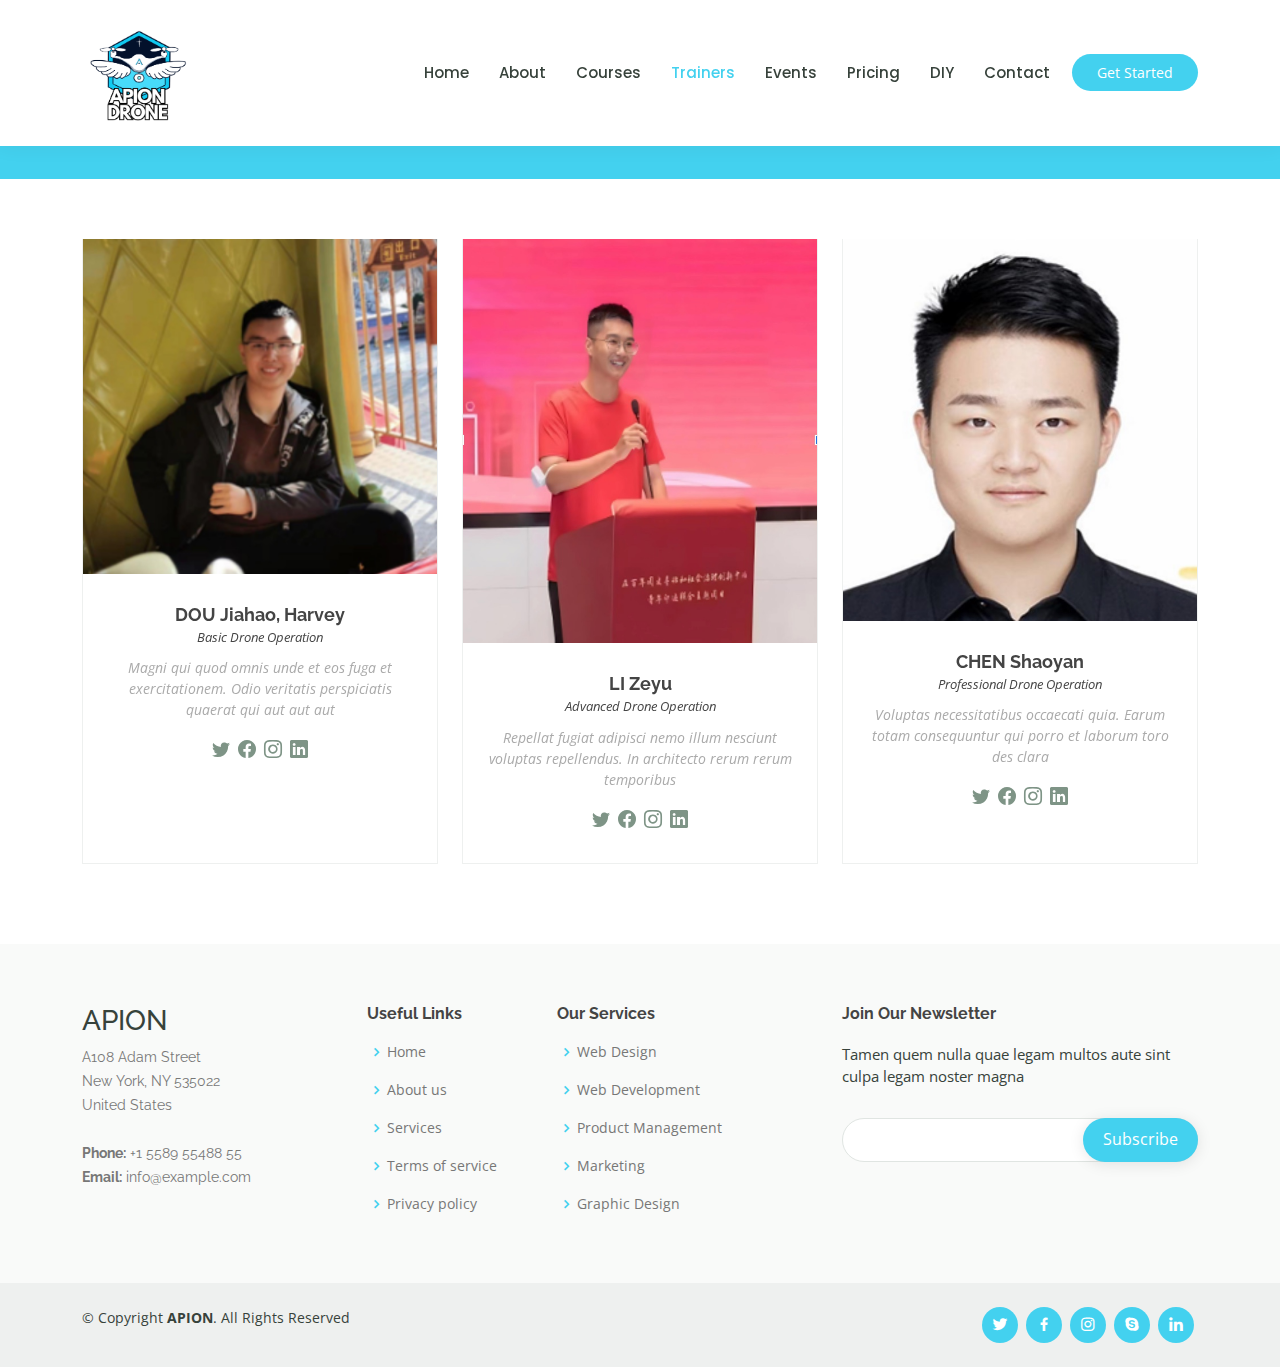
<file: trainers.html>
<!DOCTYPE html>
<html lang="en">

<head>
  <meta charset="utf-8">
  <meta content="width=device-width, initial-scale=1.0" name="viewport">

  <title>Trainers - Mentor Bootstrap Template</title>
  <meta content="" name="description">
  <meta content="" name="keywords">

  <!-- Favicons -->
  <link href="assets/img/favicon.png" rel="icon">
  <link href="assets/img/apple-touch-icon.png" rel="apple-touch-icon">

  <!-- Google Fonts -->
  <link href="https://fonts.googleapis.com/css?family=Open+Sans:300,300i,400,400i,600,600i,700,700i|Raleway:300,300i,400,400i,500,500i,600,600i,700,700i|Poppins:300,300i,400,400i,500,500i,600,600i,700,700i" rel="stylesheet">

  <!-- Vendor CSS Files -->
  <link href="assets/vendor/animate.css/animate.min.css" rel="stylesheet">
  <link href="assets/vendor/aos/aos.css" rel="stylesheet">
  <link href="assets/vendor/bootstrap/css/bootstrap.min.css" rel="stylesheet">
  <link href="assets/vendor/bootstrap-icons/bootstrap-icons.css" rel="stylesheet">
  <link href="assets/vendor/boxicons/css/boxicons.min.css" rel="stylesheet">
  <link href="assets/vendor/remixicon/remixicon.css" rel="stylesheet">
  <link href="assets/vendor/swiper/swiper-bundle.min.css" rel="stylesheet">

  <!-- Template Main CSS File -->
  <link href="assets/css/style.css" rel="stylesheet">

  <!-- =======================================================
  * Template Name: Mentor - v4.7.0
  * Template URL: https://bootstrapmade.com/mentor-free-education-bootstrap-theme/
  * Author: BootstrapMade.com
  * License: https://bootstrapmade.com/license/
  ======================================================== -->
</head>

<body>


 <!-- ======= Header ======= -->
 <header id="header" class="fixed-top">
  <div class="container d-flex align-items-center">

   <!-- <h1 class="logo me-auto"><a href="index.html">Mentor</a></h1>-->
    <img class="logo me-auto" style="width: 7rem;" src="./assets/img/drn.png" alt="drone">
    <!-- Uncomment below if you prefer to use an image logo -->
    <!-- <a href="index.html" class="logo me-auto"><img src="assets/img/logo.png" alt="" class="img-fluid"></a>-->

    <nav id="navbar" class="navbar order-last order-lg-0">
      <ul>
        <li><a href="index.html">Home</a></li>
        <li><a href="about.html">About</a></li>
        <li><a  href="courses.html">Courses</a></li>
        <li><a class="active" href="trainers.html">Trainers</a></li>
        <li><a href="events.html">Events</a></li>
        <li><a href="pricing.html">Pricing</a></li>
        <li><a href="diy.html">DIY</a></li>
        <li><a href="contact.html">Contact</a></li>
      </ul>
      <i class="bi bi-list mobile-nav-toggle"></i>
    </nav><!-- .navbar -->

    <a href="courses.html" class="get-started-btn">Get Started</a>

  </div>
</header><!-- End Header -->


  <main id="main" data-aos="fade-in">

    <!-- ======= Breadcrumbs ======= -->
    <div class="breadcrumbs">
      <div class="container">
        <h2>Trainers</h2>
      </div>
    </div><!-- End Breadcrumbs -->

    <!-- ======= Trainers Section ======= -->
    <section id="trainers" class="trainers">
      <div class="container" data-aos="fade-up">

        <div class="row" data-aos="zoom-in" data-aos-delay="100">
          <div class="col-lg-4 col-md-6 d-flex align-items-stretch">
            <div class="member">
              <img src="assets/img/trainers/trainer1.jpeg" class="img-fluid" alt="">
              <div class="member-content">
                <h4>DOU Jiahao, Harvey</h4>
                <span>Basic Drone Operation</span>
                <p>
                  Magni qui quod omnis unde et eos fuga et exercitationem. Odio veritatis perspiciatis quaerat qui aut aut aut
                </p>
                <div class="social">
                  <a href=""><i class="bi bi-twitter"></i></a>
                  <a href=""><i class="bi bi-facebook"></i></a>
                  <a href=""><i class="bi bi-instagram"></i></a>
                  <a href=""><i class="bi bi-linkedin"></i></a>
                </div>
              </div>
            </div>
          </div>

          <div class="col-lg-4 col-md-6 d-flex align-items-stretch">
            <div class="member">
              <img src="assets/img/trainers/trainer2.jpeg" class="img-fluid" alt="">
              <div class="member-content">
                <h4>LI Zeyu</h4>
                <span>Advanced Drone Operation</span>
                <p>
                  Repellat fugiat adipisci nemo illum nesciunt voluptas repellendus. In architecto rerum rerum temporibus
                </p>
                <div class="social">
                  <a href=""><i class="bi bi-twitter"></i></a>
                  <a href=""><i class="bi bi-facebook"></i></a>
                  <a href=""><i class="bi bi-instagram"></i></a>
                  <a href=""><i class="bi bi-linkedin"></i></a>
                </div>
              </div>
            </div>
          </div>

          <div class="col-lg-4 col-md-6 d-flex align-items-stretch">
            <div class="member">
              <img src="assets/img/trainers/trainer3.jpeg" class="img-fluid" alt="">
              <div class="member-content">
                <h4>CHEN Shaoyan</h4>
                <span>Professional Drone Operation</span>
                <p>
                  Voluptas necessitatibus occaecati quia. Earum totam consequuntur qui porro et laborum toro des clara
                </p>
                <div class="social">
                  <a href=""><i class="bi bi-twitter"></i></a>
                  <a href=""><i class="bi bi-facebook"></i></a>
                  <a href=""><i class="bi bi-instagram"></i></a>
                  <a href=""><i class="bi bi-linkedin"></i></a>
                </div>
              </div>
            </div>
          </div>

        </div>

      </div>
    </section><!-- End Trainers Section -->

  </main><!-- End #main -->

  <!-- ======= Footer ======= -->
  <footer id="footer">

    <div class="footer-top">
      <div class="container">
        <div class="row">

          <div class="col-lg-3 col-md-6 footer-contact">
            <h3>APION</h3>
            <p>
              A108 Adam Street <br>
              New York, NY 535022<br>
              United States <br><br>
              <strong>Phone:</strong> +1 5589 55488 55<br>
              <strong>Email:</strong> info@example.com<br>
            </p>
          </div>

          <div class="col-lg-2 col-md-6 footer-links">
            <h4>Useful Links</h4>
            <ul>
              <li><i class="bx bx-chevron-right"></i> <a href="#">Home</a></li>
              <li><i class="bx bx-chevron-right"></i> <a href="#">About us</a></li>
              <li><i class="bx bx-chevron-right"></i> <a href="#">Services</a></li>
              <li><i class="bx bx-chevron-right"></i> <a href="#">Terms of service</a></li>
              <li><i class="bx bx-chevron-right"></i> <a href="#">Privacy policy</a></li>
            </ul>
          </div>

          <div class="col-lg-3 col-md-6 footer-links">
            <h4>Our Services</h4>
            <ul>
              <li><i class="bx bx-chevron-right"></i> <a href="#">Web Design</a></li>
              <li><i class="bx bx-chevron-right"></i> <a href="#">Web Development</a></li>
              <li><i class="bx bx-chevron-right"></i> <a href="#">Product Management</a></li>
              <li><i class="bx bx-chevron-right"></i> <a href="#">Marketing</a></li>
              <li><i class="bx bx-chevron-right"></i> <a href="#">Graphic Design</a></li>
            </ul>
          </div>

          <div class="col-lg-4 col-md-6 footer-newsletter">
            <h4>Join Our Newsletter</h4>
            <p>Tamen quem nulla quae legam multos aute sint culpa legam noster magna</p>
            <form action="" method="post">
              <input type="email" name="email"><input type="submit" value="Subscribe">
            </form>
          </div>

        </div>
      </div>
    </div>

    <div class="container d-md-flex py-4">

      <div class="me-md-auto text-center text-md-start">
        <div class="copyright">
          &copy; Copyright <strong><span>APION</span></strong>. All Rights Reserved
        </div>
        <div class="credits">
          <!-- All the links in the footer should remain intact. -->
          <!-- You can delete the links only if you purchased the pro version. -->
          <!-- Licensing information: https://bootstrapmade.com/license/ -->
          <!-- Purchase the pro version with working PHP/AJAX contact form: https://bootstrapmade.com/mentor-free-education-bootstrap-theme/ -->

        </div>
      </div>
      <div class="social-links text-center text-md-right pt-3 pt-md-0">
        <a href="#" class="twitter"><i class="bx bxl-twitter"></i></a>
        <a href="#" class="facebook"><i class="bx bxl-facebook"></i></a>
        <a href="#" class="instagram"><i class="bx bxl-instagram"></i></a>
        <a href="#" class="google-plus"><i class="bx bxl-skype"></i></a>
        <a href="#" class="linkedin"><i class="bx bxl-linkedin"></i></a>
      </div>
    </div>
  </footer><!-- End Footer -->

  <div id="preloader"></div>
  <a href="#" class="back-to-top d-flex align-items-center justify-content-center"><i class="bi bi-arrow-up-short"></i></a>

  <!-- Vendor JS Files -->
  <script src="assets/vendor/purecounter/purecounter.js"></script>
  <script src="assets/vendor/aos/aos.js"></script>
  <script src="assets/vendor/bootstrap/js/bootstrap.bundle.min.js"></script>
  <script src="assets/vendor/swiper/swiper-bundle.min.js"></script>
  <script src="assets/vendor/php-email-form/validate.js"></script>

  <!-- Template Main JS File -->
  <script src="assets/js/main.js"></script>

</body>

</html>
</file>
<file: assets/css/style.css>
/**
* Template Name: Mentor - v4.7.0
* Template URL: https://bootstrapmade.com/mentor-free-education-bootstrap-theme/
* Author: BootstrapMade.com
* License: https://bootstrapmade.com/license/
*/

/*--------------------------------------------------------------
# General
--------------------------------------------------------------*/
body {
  font-family: "Open Sans", sans-serif;
  color: #444444;
}

a {
  color: #43d1ef;
  text-decoration: none;
}

a:hover {
  color: #43d1ef;
  text-decoration: none;
}

h1, h2, h3, h4, h5, h6 {
  font-family: "Raleway", sans-serif;
}

/*--------------------------------------------------------------
# Back to top button
--------------------------------------------------------------*/
.back-to-top {
  position: fixed;
  visibility: hidden;
  opacity: 0;
  right: 15px;
  bottom: 15px;
  z-index: 996;
  background: #43d1ef;
  width: 40px;
  height: 40px;
  border-radius: 50px;
  transition: all 0.4s;
}
.back-to-top i {
  font-size: 28px;
  color: #fff;
  line-height: 0;
}
.back-to-top:hover {
  background: #43d1ef;
  color: #fff;
}
.back-to-top.active {
  visibility: visible;
  opacity: 1;
}

/*--------------------------------------------------------------
# Preloader
--------------------------------------------------------------*/
#preloader {
  position: fixed;
  top: 0;
  left: 0;
  right: 0;
  bottom: 0;
  z-index: 9999;
  overflow: hidden;
  background: #fff;
}

#preloader:before {
  content: "";
  position: fixed;
  top: calc(50% - 30px);
  left: calc(50% - 30px);
  border: 6px solid #43d1ef;
  border-top-color: #fff;
  border-bottom-color: #fff;
  border-radius: 50%;
  width: 60px;
  height: 60px;
  -webkit-animation: animate-preloader 1s linear infinite;
  animation: animate-preloader 1s linear infinite;
}

@-webkit-keyframes animate-preloader {
  0% {
    transform: rotate(0deg);
  }
  100% {
    transform: rotate(360deg);
  }
}

@keyframes animate-preloader {
  0% {
    transform: rotate(0deg);
  }
  100% {
    transform: rotate(360deg);
  }
}
/*--------------------------------------------------------------
# Disable aos animation delay on mobile devices
--------------------------------------------------------------*/
@media screen and (max-width: 768px) {
  [data-aos-delay] {
    transition-delay: 0 !important;
  }
}
/*--------------------------------------------------------------
# Header
--------------------------------------------------------------*/
#header {
  background: #fff;
  transition: all 0.5s;
  z-index: 997;
  padding: 15px 0;
  box-shadow: 0px 0 18px rgba(55, 66, 59, 0.08);
}
#header .logo {
  font-size: 30px;
  margin: 0;
  padding: 0;
  line-height: 1;
  font-weight: 600;
  letter-spacing: 1px;
  text-transform: uppercase;
  font-family: "Poppins", sans-serif;
}
#header .logo a {
  color: #43d1ef;
}
#header .logo img {
  max-height: 40px;
}

/**
* Get Startet Button 
*/
.get-started-btn {
  margin-left: 22px;
  background: #43d1ef;
  color: #fff;
  border-radius: 50px;
  padding: 8px 25px;
  white-space: nowrap;
  transition: 0.3s;
  font-size: 14px;
  display: inline-block;
}
.get-started-btn:hover {
  background: #43d1ef;
  color: #fff;
}
@media (max-width: 768px) {
  .get-started-btn {
    margin: 0 15px 0 0;
    padding: 6px 18px;
  }
}

/*--------------------------------------------------------------
# Navigation Menu
--------------------------------------------------------------*/
/**
* Desktop Navigation 
*/
.navbar {
  padding: 0;
}
.navbar ul {
  margin: 0;
  padding: 0;
  display: flex;
  list-style: none;
  align-items: center;
}
.navbar li {
  position: relative;
}
.navbar a, .navbar a:focus {
  display: flex;
  align-items: center;
  justify-content: space-between;
  padding: 10px 0 10px 30px;
  font-family: "Poppins", sans-serif;
  font-size: 15px;
  font-weight: 500;
  color: #37423b;
  white-space: nowrap;
  transition: 0.3s;
}
.navbar a i, .navbar a:focus i {
  font-size: 12px;
  line-height: 0;
  margin-left: 5px;
}
.navbar a:hover, .navbar .active, .navbar .active:focus, .navbar li:hover > a {
  color: #43d1ef;
}
.navbar .dropdown ul {
  display: block;
  position: absolute;
  left: 30px;
  top: calc(100% + 30px);
  margin: 0;
  padding: 10px 0;
  z-index: 99;
  opacity: 0;
  visibility: hidden;
  background: #fff;
  box-shadow: 0px 0px 30px rgba(127, 137, 161, 0.25);
  transition: 0.3s;
  border-radius: 4px;
}
.navbar .dropdown ul li {
  min-width: 200px;
}
.navbar .dropdown ul a {
  padding: 10px 20px;
  font-size: 14px;
  text-transform: none;
  font-weight: 500;
}
.navbar .dropdown ul a i {
  font-size: 12px;
}
.navbar .dropdown ul a:hover, .navbar .dropdown ul .active:hover, .navbar .dropdown ul li:hover > a {
  color: #43d1ef;
}
.navbar .dropdown:hover > ul {
  opacity: 1;
  top: 100%;
  visibility: visible;
}
.navbar .dropdown .dropdown ul {
  top: 0;
  left: calc(100% - 30px);
  visibility: hidden;
}
.navbar .dropdown .dropdown:hover > ul {
  opacity: 1;
  top: 0;
  left: 100%;
  visibility: visible;
}
@media (max-width: 1366px) {
  .navbar .dropdown .dropdown ul {
    left: -90%;
  }
  .navbar .dropdown .dropdown:hover > ul {
    left: -100%;
  }
}

/**
* Mobile Navigation 
*/
.mobile-nav-toggle {
  color: #37423b;
  font-size: 28px;
  cursor: pointer;
  display: none;
  line-height: 0;
  transition: 0.5s;
}
.mobile-nav-toggle.bi-x {
  color: #fff;
}

@media (max-width: 991px) {
  .mobile-nav-toggle {
    display: block;
  }

  .navbar ul {
    display: none;
  }
}
.navbar-mobile {
  position: fixed;
  overflow: hidden;
  top: 0;
  right: 0;
  left: 0;
  bottom: 0;
  background: rgba(32, 38, 34, 0.9);
  transition: 0.3s;
  z-index: 999;
}
.navbar-mobile .mobile-nav-toggle {
  position: absolute;
  top: 15px;
  right: 15px;
}
.navbar-mobile ul {
  display: block;
  position: absolute;
  top: 55px;
  right: 15px;
  bottom: 15px;
  left: 15px;
  padding: 10px 0;
  border-radius: 6px;
  background-color: #fff;
  overflow-y: auto;
  transition: 0.3s;
}
.navbar-mobile a, .navbar-mobile a:focus {
  padding: 10px 20px;
  font-size: 15px;
  color: #37423b;
}
.navbar-mobile a:hover, .navbar-mobile .active, .navbar-mobile li:hover > a {
  color: #43d1ef;
}
.navbar-mobile .getstarted, .navbar-mobile .getstarted:focus {
  margin: 15px;
}
.navbar-mobile .dropdown ul {
  position: static;
  display: none;
  margin: 10px 20px;
  padding: 10px 0;
  z-index: 99;
  opacity: 1;
  visibility: visible;
  background: #fff;
  box-shadow: 0px 0px 30px rgba(127, 137, 161, 0.25);
}
.navbar-mobile .dropdown ul li {
  min-width: 200px;
}
.navbar-mobile .dropdown ul a {
  padding: 10px 20px;
}
.navbar-mobile .dropdown ul a i {
  font-size: 12px;
}
.navbar-mobile .dropdown ul a:hover, .navbar-mobile .dropdown ul .active:hover, .navbar-mobile .dropdown ul li:hover > a {
  color: #43d1ef;
}
.navbar-mobile .dropdown > .dropdown-active {
  display: block;
}

/*--------------------------------------------------------------
# Hero Section
--------------------------------------------------------------*/
#hero {
  width: 100%;
  height: 80vh;
  background: url("../img/hero-bg.jpg") top center;
  background-size: cover;
  position: relative;
}
#hero:before {
  content: "";
  background: rgba(0, 0, 0, 0.4);
  position: absolute;
  bottom: 0;
  top: 0;
  left: 0;
  right: 0;
}
#hero .container {
  padding-top: 72px;
}
@media (max-width: 992px) {
  #hero .container {
    padding-top: 62px;
  }
}
#hero h1 {
  margin: 0;
  font-size: 48px;
  font-weight: 700;
  line-height: 56px;
  color: #fff;
  font-family: "Poppins", sans-serif;
}
#hero h2 {
  color: #eee;
  margin: 10px 0 0 0;
  font-size: 24px;
}
#hero .btn-get-started {
  font-family: "Raleway", sans-serif;
  font-weight: 500;
  font-size: 15px;
  letter-spacing: 1px;
  display: inline-block;
  padding: 10px 35px;
  border-radius: 50px;
  transition: 0.5s;
  margin-top: 30px;
  border: 2px solid #fff;
  color: #fff;
}
#hero .btn-get-started:hover {
  background: #43d1ef;
  border: 2px solid #43d1ef;
}
@media (min-width: 1024px) {
  #hero {
    background-attachment: fixed;
  }
}
@media (max-width: 768px) {
  #hero {
    height: 100vh;
  }
  #hero h1 {
    font-size: 28px;
    line-height: 36px;
  }
  #hero h2 {
    font-size: 18px;
    line-height: 24px;
  }
}

/*--------------------------------------------------------------
# Sections General
--------------------------------------------------------------*/
section {
  padding: 60px 0;
  overflow: hidden;
}

.section-bg {
  background-color: #f6f7f6;
}

.section-title {
  padding-bottom: 40px;
}
.section-title h2 {
  font-size: 14px;
  font-weight: 500;
  padding: 0;
  line-height: 1px;
  margin: 0 0 5px 0;
  letter-spacing: 2px;
  text-transform: uppercase;
  color: #aaaaaa;
  font-family: "Poppins", sans-serif;
}
.section-title h2::after {
  content: "";
  width: 120px;
  height: 1px;
  display: inline-block;
  background: #43d1ef;
  margin: 4px 10px;
}
.section-title p {
  margin: 0;
  margin: 0;
  font-size: 36px;
  font-weight: 700;
  text-transform: uppercase;
  font-family: "Poppins", sans-serif;
  color: #37423b;
}

.breadcrumbs {
  margin-top: 73px;
  text-align: center;
  background: #43d1ef;
  padding: 30px 0;
  color: #fff;
}
@media (max-width: 992px) {
  .breadcrumbs {
    margin-top: 63px;
  }
}
.breadcrumbs h2 {
  font-size: 32px;
  font-weight: 500;
}
.breadcrumbs p {
  font-size: 14px;
  margin-bottom: 0;
}

/*--------------------------------------------------------------
# About
--------------------------------------------------------------*/
.about .content h3 {
  font-weight: 600;
  font-size: 26px;
}
.about .content ul {
  list-style: none;
  padding: 0;
}
.about .content ul li {
  padding-bottom: 10px;
}
.about .content ul i {
  font-size: 20px;
  padding-right: 4px;
  color: #43d1ef;
}
.about .content .learn-more-btn {
  background: #43d1ef;
  color: #fff;
  border-radius: 50px;
  padding: 8px 25px 9px 25px;
  white-space: nowrap;
  transition: 0.3s;
  font-size: 14px;
  display: inline-block;
}
.about .content .learn-more-btn:hover {
  background: #43d1ef;
  color: #fff;
}
@media (max-width: 768px) {
  .about .content .learn-more-btn {
    margin: 0 48px 0 0;
    padding: 6px 18px;
  }
}

/*--------------------------------------------------------------
# Counts
--------------------------------------------------------------*/
.counts {
  padding: 30px 0;
}
.counts .counters span {
  font-size: 48px;
  display: block;
  color: #43d1ef;
  font-weight: 700;
}
.counts .counters p {
  padding: 0;
  margin: 0 0 20px 0;
  font-family: "Raleway", sans-serif;
  font-size: 15px;
  font-weight: 600;
  color: #37423b;
}

/*--------------------------------------------------------------
# Why Us
--------------------------------------------------------------*/
.why-us .content {
  padding: 30px;
  background: #43d1ef;
  border-radius: 4px;
  color: #fff;
}
.why-us .content h3 {
  font-weight: 700;
  font-size: 34px;
  margin-bottom: 30px;
}
.why-us .content p {
  margin-bottom: 30px;
}
.why-us .content .more-btn {
  display: inline-block;
  background: rgba(255, 255, 255, 0.2);
  padding: 6px 30px 8px 30px;
  color: #fff;
  border-radius: 50px;
  transition: all ease-in-out 0.4s;
}
.why-us .content .more-btn i {
  font-size: 14px;
}
.why-us .content .more-btn:hover {
  color: #43d1ef;
  background: #fff;
}
.why-us .icon-boxes .icon-box {
  text-align: center;
  background: #fff;
  padding: 40px 30px;
  width: 100%;
  border: 1px solid #eef0ef;
}
.why-us .icon-boxes .icon-box i {
  font-size: 32px;
  padding: 18px;
  color: #43d1ef;
  margin-bottom: 30px;
  background: #ecf9f0;
  border-radius: 50px;
}
.why-us .icon-boxes .icon-box h4 {
  font-size: 20px;
  font-weight: 700;
  margin: 0 0 30px 0;
}
.why-us .icon-boxes .icon-box p {
  font-size: 15px;
  color: #848484;
}

/*--------------------------------------------------------------
# Features
--------------------------------------------------------------*/
.features {
  padding-top: 0px;
}
.features .icon-box {
  display: flex;
  align-items: center;
  padding: 20px;
  transition: 0.3s;
  border: 1px solid #eef0ef;
}
.features .icon-box i {
  font-size: 32px;
  padding-right: 10px;
  line-height: 1;
}
.features .icon-box h3 {
  font-weight: 700;
  margin: 0;
  padding: 0;
  line-height: 1;
  font-size: 16px;
}
.features .icon-box h3 a {
  color: #37423b;
  transition: 0.3s;
}
.features .icon-box:hover {
  border-color: ##43d1ef;
}
.features .icon-box:hover h3 a {
  color: #43d1ef;
}

/*--------------------------------------------------------------
# Courses
--------------------------------------------------------------*/
.courses .course-item {
  border-radius: 5px;
  border: 1px solid #eef0ef;
}
.courses .course-content {
  padding: 15px;
}
.courses .course-content h3 {
  font-weight: 700;
  font-size: 20px;
}
.courses .course-content h3 a {
  color: #37423b;
  transition: 0.3s;
}
.courses .course-content h3 a:hover {
  color: #43d1ef;
}
.courses .course-content p {
  font-size: 14px;
  color: #777777;
}
.courses .course-content h4 {
  font-size: 14px;
  background: #43d1ef;
  padding: 7px 14px;
  color: #fff;
  margin: 0;
}
.courses .course-content .price {
  margin: 0;
  font-weight: 700;
  font-size: 18px;
  color: #37423b;
}
.courses .trainer {
  padding-top: 15px;
  border-top: 1px solid #eef0ef;
}
.courses .trainer .trainer-profile img {
  max-width: 50px;
  border-radius: 50px;
}
.courses .trainer .trainer-profile span {
  padding-left: 10px;
  font-weight: 600;
  font-size: 16px;
  color: #5a6c60;
}
.courses .trainer .trainer-rank {
  font-size: 18px;
  color: #657a6d;
}

/*--------------------------------------------------------------
# Trainers
--------------------------------------------------------------*/
.trainers .member {
  text-align: center;
  margin-bottom: 20px;
  background: #fff;
  border: 1px solid #eef0ef;
}
.trainers .member img {
  margin: -1px -1px 30px -1px;
}
.trainers .member .member-content {
  padding: 0 20px 30px 20px;
}
.trainers .member h4 {
  font-weight: 700;
  margin-bottom: 2px;
  font-size: 18px;
}
.trainers .member span {
  font-style: italic;
  display: block;
  font-size: 13px;
}
.trainers .member p {
  padding-top: 10px;
  font-size: 14px;
  font-style: italic;
  color: #aaaaaa;
}
.trainers .member .social {
  margin-top: 15px;
}
.trainers .member .social a {
  color: #7e9486;
  transition: 0.3s;
}
.trainers .member .social a:hover {
  color: #43d1ef;
}
.trainers .member .social i {
  font-size: 18px;
  margin: 0 2px;
}

/*--------------------------------------------------------------
# Testimonials
--------------------------------------------------------------*/
.testimonials .testimonial-wrap {
  padding-left: 50px;
}
.testimonials .testimonials-carousel, .testimonials .testimonials-slider {
  overflow: hidden;
}
.testimonials .testimonial-item {
  box-sizing: content-box;
  padding: 30px 30px 30px 60px;
  margin: 30px 15px;
  min-height: 200px;
  border: 1px solid #eef0ef;
  position: relative;
  background: #fff;
}
.testimonials .testimonial-item .testimonial-img {
  width: 90px;
  border-radius: 10px;
  border: 6px solid #fff;
  position: absolute;
  left: -45px;
}
.testimonials .testimonial-item h3 {
  font-size: 18px;
  font-weight: bold;
  margin: 10px 0 5px 0;
  color: #111;
}
.testimonials .testimonial-item h4 {
  font-size: 14px;
  color: #999;
  margin: 0;
}
.testimonials .testimonial-item .quote-icon-left, .testimonials .testimonial-item .quote-icon-right {
  color: #c1ecce;
  font-size: 26px;
}
.testimonials .testimonial-item .quote-icon-left {
  display: inline-block;
  left: -5px;
  position: relative;
}
.testimonials .testimonial-item .quote-icon-right {
  display: inline-block;
  right: -5px;
  position: relative;
  top: 10px;
}
.testimonials .testimonial-item p {
  font-style: italic;
  margin: 15px auto 15px auto;
}
.testimonials .swiper-pagination {
  margin-top: 20px;
  position: relative;
}
.testimonials .swiper-pagination .swiper-pagination-bullet {
  width: 12px;
  height: 12px;
  background-color: #fff;
  opacity: 1;
  border: 1px solid #43d1ef;
}
.testimonials .swiper-pagination .swiper-pagination-bullet-active {
  background-color: #43d1ef;
}
@media (max-width: 767px) {
  .testimonials .testimonial-wrap {
    padding-left: 0;
  }
  .testimonials .testimonials-carousel, .testimonials .testimonials-slider {
    overflow: hidden;
  }
  .testimonials .testimonial-item {
    padding: 30px;
    margin: 15px;
  }
  .testimonials .testimonial-item .testimonial-img {
    position: static;
    left: auto;
  }
}

/*--------------------------------------------------------------
# Cource Details
--------------------------------------------------------------*/
.course-details h3 {
  font-size: 24px;
  margin: 30px 0 15px 0;
  font-weight: 700;
  position: relative;
  padding-bottom: 10px;
}
.course-details h3:before {
  content: "";
  position: absolute;
  display: block;
  width: 100%;
  height: 1px;
  background: #eef0ef;
  bottom: 0;
  left: 0;
}
.course-details h3:after {
  content: "";
  position: absolute;
  display: block;
  width: 60px;
  height: 1px;
  background: #43d1ef;
  bottom: 0;
  left: 0;
}
.course-details .course-info {
  background: #f6f7f6;
  padding: 10px 15px;
  margin-bottom: 15px;
}
.course-details .course-info h5 {
  font-weight: 400;
  font-size: 16px;
  margin: 0;
  font-family: "Poppins", sans-serif;
}
.course-details .course-info p {
  margin: 0;
  font-weight: 600;
}
.course-details .course-info a {
  color: #657a6d;
}

/*--------------------------------------------------------------
# Cource Details Tabs
--------------------------------------------------------------*/
.cource-details-tabs {
  overflow: hidden;
  padding-top: 0;
}
.cource-details-tabs .nav-tabs {
  border: 0;
}
.cource-details-tabs .nav-link {
  border: 0;
  padding: 12px 15px 12px 0;
  transition: 0.3s;
  color: #37423b;
  border-radius: 0;
  border-right: 2px solid #e2e7e4;
  font-weight: 600;
  font-size: 15px;
}
.cource-details-tabs .nav-link:hover {
  color: #43d1ef;
}
.cource-details-tabs .nav-link.active {
  color: #43d1ef;
  border-color: #43d1ef;
}
.cource-details-tabs .tab-pane.active {
  -webkit-animation: fadeIn 0.5s ease-out;
  animation: fadeIn 0.5s ease-out;
}
.cource-details-tabs .details h3 {
  font-size: 26px;
  font-weight: 600;
  margin-bottom: 20px;
  color: #37423b;
}
.cource-details-tabs .details p {
  color: #777777;
}
.cource-details-tabs .details p:last-child {
  margin-bottom: 0;
}
@media (max-width: 992px) {
  .cource-details-tabs .nav-link {
    border: 0;
    padding: 15px;
  }
  .cource-details-tabs .nav-link.active {
    color: #fff;
    background: #43d1ef;
  }
}

/*--------------------------------------------------------------
# Events
--------------------------------------------------------------*/
.events .card {
  border: 0;
  padding: 0 30px;
  margin-bottom: 60px;
  position: relative;
}
.events .card-img {
  width: calc(100% + 60px);
  margin-left: -30px;
  overflow: hidden;
  z-index: 9;
  border-radius: 0;
}
.events .card-img img {
  max-width: 100%;
  transition: all 0.3s ease-in-out;
}
.events .card-body {
  z-index: 10;
  background: #fff;
  border-top: 4px solid #fff;
  padding: 30px;
  box-shadow: 0px 2px 15px rgba(0, 0, 0, 0.1);
  margin-top: -60px;
  transition: 0.3s;
}
.events .card-title {
  font-weight: 700;
  text-align: center;
  margin-bottom: 20px;
}
.events .card-title a {
  color: #37423b;
  transition: 0.3s;
}
.events .card-text {
  color: #5e5e5e;
}
.events .read-more a {
  color: #777777;
  text-transform: uppercase;
  font-weight: 600;
  font-size: 12px;
  transition: 0.3s;
}
.events .read-more a:hover {
  color: #43d1ef;
}
.events .card:hover img {
  transform: scale(1.1);
}
.events .card:hover .card-body {
  border-color: #43d1ef;
}
.events .card:hover .card-body .card-title a {
  color: #43d1ef;
}

/*--------------------------------------------------------------
# Pricing
--------------------------------------------------------------*/
.pricing .box {
  padding: 20px;
  background: #fff;
  text-align: center;
  border: 1px solid #eef0ef;
  border-radius: 0;
  position: relative;
  overflow: hidden;
}
.pricing h3 {
  font-weight: 400;
  margin: -20px -20px 20px -20px;
  padding: 20px 15px;
  font-size: 16px;
  font-weight: 600;
  color: #777777;
  background: #f8f8f8;
}
.pricing h4 {
  font-size: 36px;
  color: #43d1ef;
  font-weight: 600;
  font-family: "Poppins", sans-serif;
  margin-bottom: 20px;
}
.pricing h4 sup {
  font-size: 20px;
  top: -15px;
  left: -3px;
}
.pricing h4 span {
  color: #bababa;
  font-size: 16px;
  font-weight: 300;
}
.pricing ul {
  padding: 0;
  list-style: none;
  color: #444444;
  text-align: center;
  line-height: 20px;
  font-size: 14px;
}
.pricing ul li {
  padding-bottom: 16px;
}
.pricing ul i {
  color: #43d1ef;
  font-size: 18px;
  padding-right: 4px;
}
.pricing ul .na {
  color: #ccc;
  text-decoration: line-through;
}
.pricing .btn-wrap {
  margin: 20px -20px -20px -20px;
  padding: 20px 15px;
  background: #f8f8f8;
  text-align: center;
}
.pricing .btn-buy {
  background: #43d1ef;
  display: inline-block;
  padding: 8px 35px;
  border-radius: 50px;
  color: #fff;
  transition: none;
  font-size: 14px;
  font-weight: 400;
  font-family: "Raleway", sans-serif;
  font-weight: 600;
  transition: 0.3s;
}
.pricing .btn-buy:hover {
  background: #43d1ef;
}
.pricing .featured h3 {
  color: #fff;
  background: #43d1ef;
}
.pricing .advanced {
  width: 200px;
  position: absolute;
  top: 18px;
  right: -68px;
  transform: rotate(45deg);
  z-index: 1;
  font-size: 14px;
  padding: 1px 0 3px 0;
  background: #43d1ef;
  color: #fff;
}

/*--------------------------------------------------------------
# Contact
--------------------------------------------------------------*/
.contact {
  padding-top: 5px;
}
.contact .info {
  width: 100%;
  background: #fff;
}
.contact .info i {
  font-size: 20px;
  color: #43d1ef;
  float: left;
  width: 44px;
  height: 44px;
  background: #ecf9f0;
  display: flex;
  justify-content: center;
  align-items: center;
  border-radius: 50px;
  transition: all 0.3s ease-in-out;
}
.contact .info h4 {
  padding: 0 0 0 60px;
  font-size: 22px;
  font-weight: 600;
  margin-bottom: 5px;
  color: #37423b;
}
.contact .info p {
  padding: 0 0 0 60px;
  margin-bottom: 0;
  font-size: 14px;
  color: #657a6d;
}
.contact .info .email, .contact .info .phone {
  margin-top: 40px;
}
.contact .info .email:hover i, .contact .info .address:hover i, .contact .info .phone:hover i {
  background: #43d1ef;
  color: #fff;
}
.contact .php-email-form {
  width: 100%;
  background: #fff;
}
.contact .php-email-form .form-group {
  padding-bottom: 8px;
}
.contact .php-email-form .error-message {
  display: none;
  color: #fff;
  background: #ed3c0d;
  text-align: left;
  padding: 15px;
  font-weight: 600;
}
.contact .php-email-form .error-message br + br {
  margin-top: 25px;
}
.contact .php-email-form .sent-message {
  display: none;
  color: #fff;
  background: #43d1ef;
  text-align: center;
  padding: 15px;
  font-weight: 600;
}
.contact .php-email-form .loading {
  display: none;
  background: #fff;
  text-align: center;
  padding: 15px;
}
.contact .php-email-form .loading:before {
  content: "";
  display: inline-block;
  border-radius: 50%;
  width: 24px;
  height: 24px;
  margin: 0 10px -6px 0;
  border: 3px solid #43d1ef;
  border-top-color: #eee;
  -webkit-animation: animate-loading 1s linear infinite;
  animation: animate-loading 1s linear infinite;
}
.contact .php-email-form input, .contact .php-email-form textarea {
  border-radius: 4px;
  box-shadow: none;
  font-size: 14px;
}
.contact .php-email-form input:focus, .contact .php-email-form textarea:focus {
  border-color: #43d1ef;
}
.contact .php-email-form input {
  height: 44px;
}
.contact .php-email-form textarea {
  padding: 10px 12px;
}
.contact .php-email-form button[type=submit] {
  background: #43d1ef;
  border: 0;
  padding: 10px 35px;
  color: #fff;
  transition: 0.4s;
  border-radius: 50px;
}
.contact .php-email-form button[type=submit]:hover {
  background: #43d1ef;
}
@-webkit-keyframes animate-loading {
  0% {
    transform: rotate(0deg);
  }
  100% {
    transform: rotate(360deg);
  }
}
@keyframes animate-loading {
  0% {
    transform: rotate(0deg);
  }
  100% {
    transform: rotate(360deg);
  }
}

/*--------------------------------------------------------------
# Footer
--------------------------------------------------------------*/
#footer {
  color: #37423b;
  font-size: 14px;
  background: #eef0ef;
}
#footer .footer-top {
  padding: 60px 0 30px 0;
  background: #f9faf9;
}
#footer .footer-top .footer-contact {
  margin-bottom: 30px;
}
#footer .footer-top .footer-contact h4 {
  font-size: 22px;
  margin: 0 0 30px 0;
  padding: 2px 0 2px 0;
  line-height: 1;
  font-weight: 700;
}
#footer .footer-top .footer-contact p {
  font-size: 14px;
  line-height: 24px;
  margin-bottom: 0;
  font-family: "Raleway", sans-serif;
  color: #777777;
}
#footer .footer-top h4 {
  font-size: 16px;
  font-weight: bold;
  color: #444444;
  position: relative;
  padding-bottom: 12px;
}
#footer .footer-top .footer-links {
  margin-bottom: 30px;
}
#footer .footer-top .footer-links ul {
  list-style: none;
  padding: 0;
  margin: 0;
}
#footer .footer-top .footer-links ul i {
  padding-right: 2px;
  color: #43d1ef;
  font-size: 18px;
  line-height: 1;
}
#footer .footer-top .footer-links ul li {
  padding: 10px 0;
  display: flex;
  align-items: center;
}
#footer .footer-top .footer-links ul li:first-child {
  padding-top: 0;
}
#footer .footer-top .footer-links ul a {
  color: #777777;
  transition: 0.3s;
  display: inline-block;
  line-height: 1;
}
#footer .footer-top .footer-links ul a:hover {
  text-decoration: none;
  color: #43d1ef;
}
#footer .footer-newsletter {
  font-size: 15px;
}
#footer .footer-newsletter h4 {
  font-size: 16px;
  font-weight: bold;
  color: #444444;
  position: relative;
  padding-bottom: 12px;
}
#footer .footer-newsletter form {
  margin-top: 30px;
  background: #fff;
  padding: 6px 10px;
  position: relative;
  border-radius: 50px;
  text-align: left;
  border: 1px solid #e0e5e2;
}
#footer .footer-newsletter form input[type=email] {
  border: 0;
  padding: 4px 8px;
  width: calc(100% - 100px);
}
#footer .footer-newsletter form input[type=submit] {
  position: absolute;
  top: -1px;
  right: -1px;
  bottom: -1px;
  border: 0;
  background: none;
  font-size: 16px;
  padding: 0 20px 2px 20px;
  background: #43d1ef;
  color: #fff;
  transition: 0.3s;
  border-radius: 50px;
  box-shadow: 0px 2px 15px rgba(0, 0, 0, 0.1);
}
#footer .footer-newsletter form input[type=submit]:hover {
  background: #43d1ef;
}
#footer .credits {
  padding-top: 5px;
  font-size: 13px;
}
#footer .credits a {
  color: #43d1ef;
  transition: 0.3s;
}
#footer .credits a:hover {
  color: #43d1ef
}
#footer .social-links a {
  font-size: 18px;
  display: inline-block;
  background: #43d1ef;
  color: #fff;
  line-height: 1;
  padding: 8px 0;
  margin-right: 4px;
  border-radius: 50%;
  text-align: center;
  width: 36px;
  height: 36px;
  transition: 0.3s;
}
#footer .social-links a:hover {
  background: #43d1ef;
  color: #fff;
  text-decoration: none;
}
</file>
